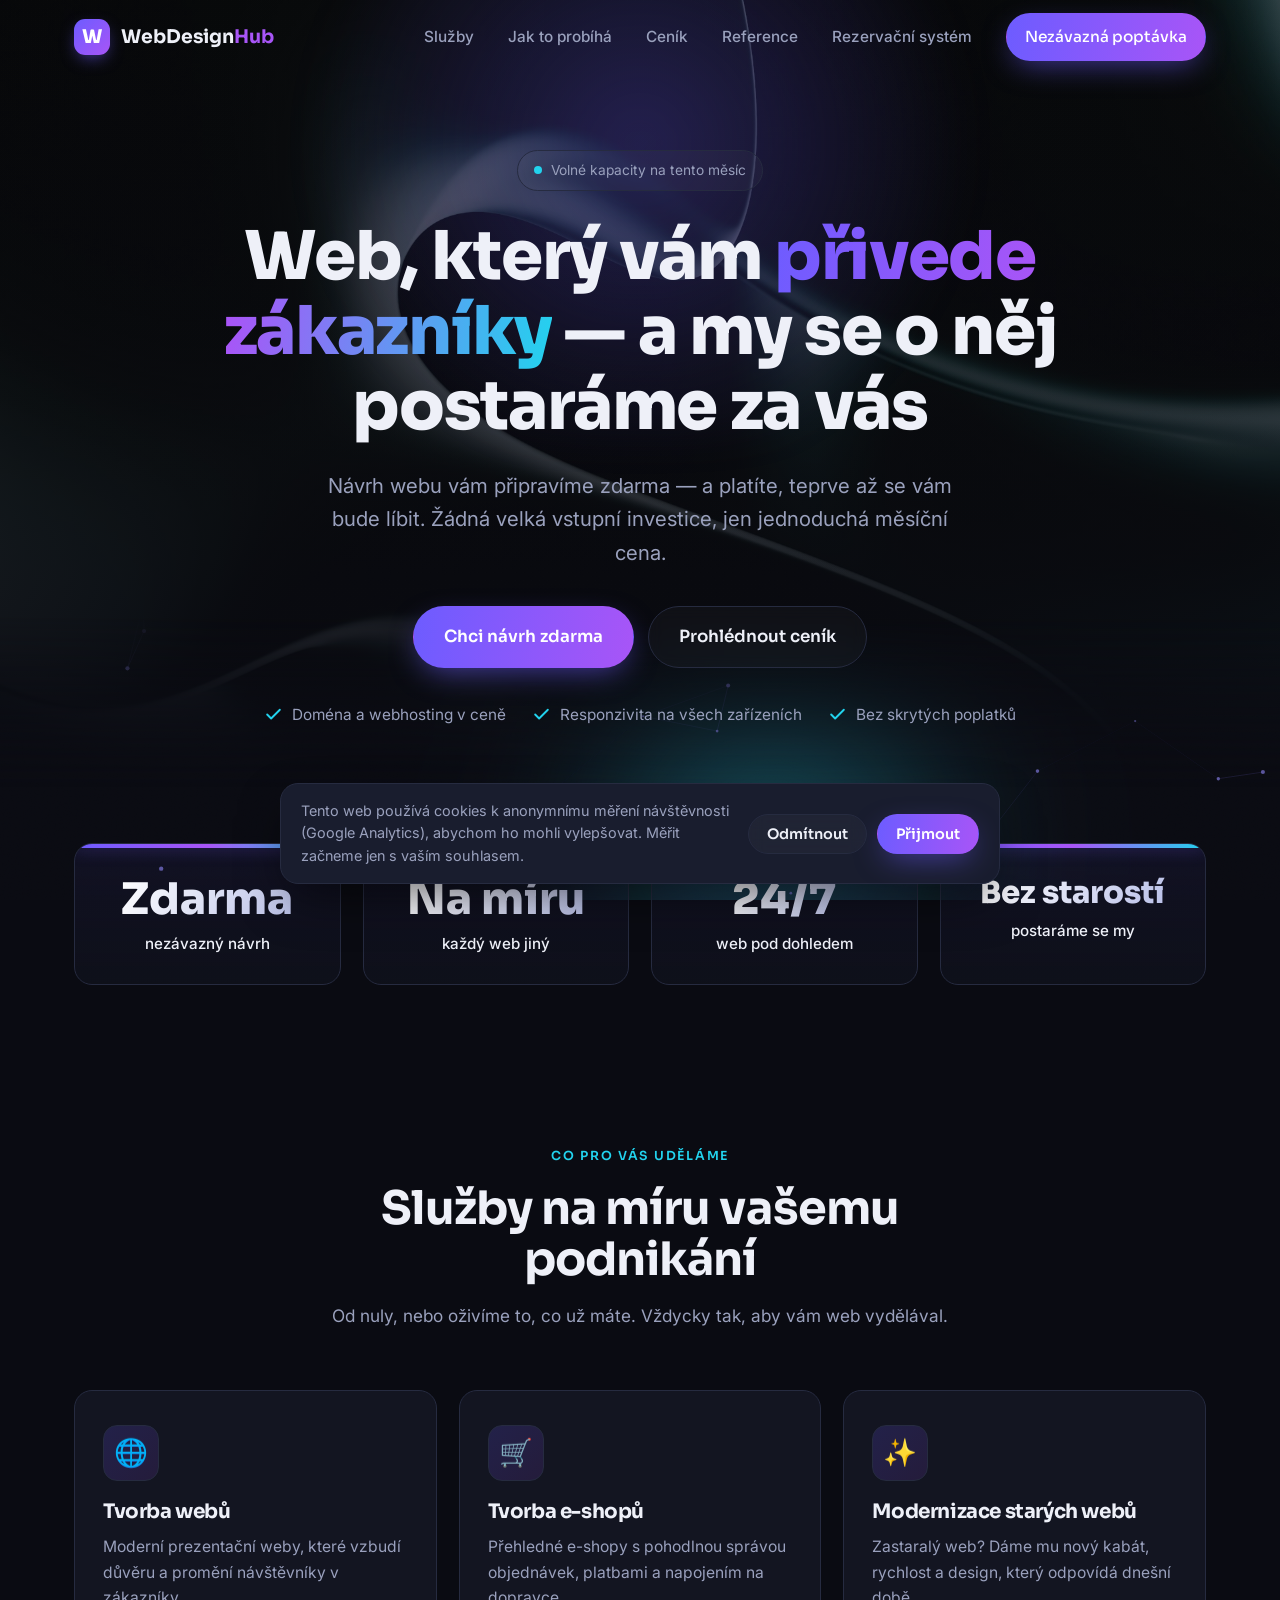
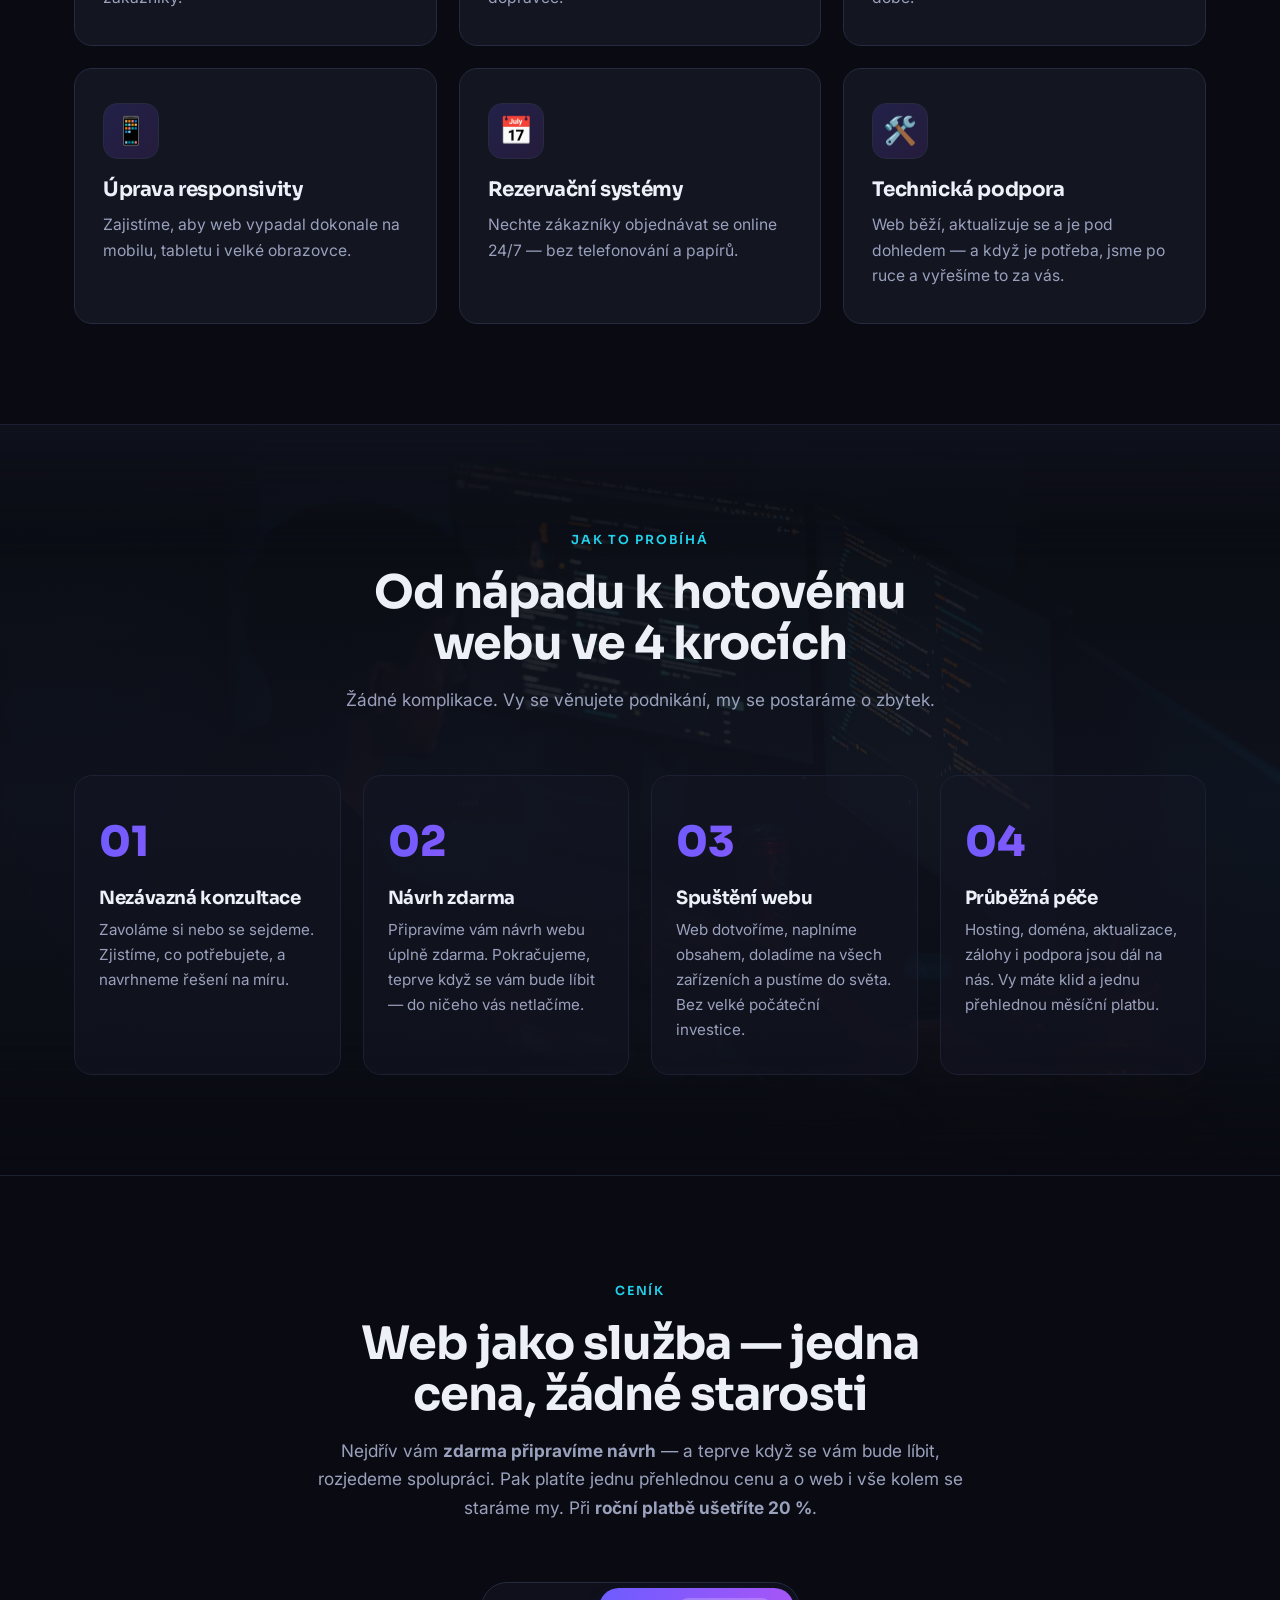
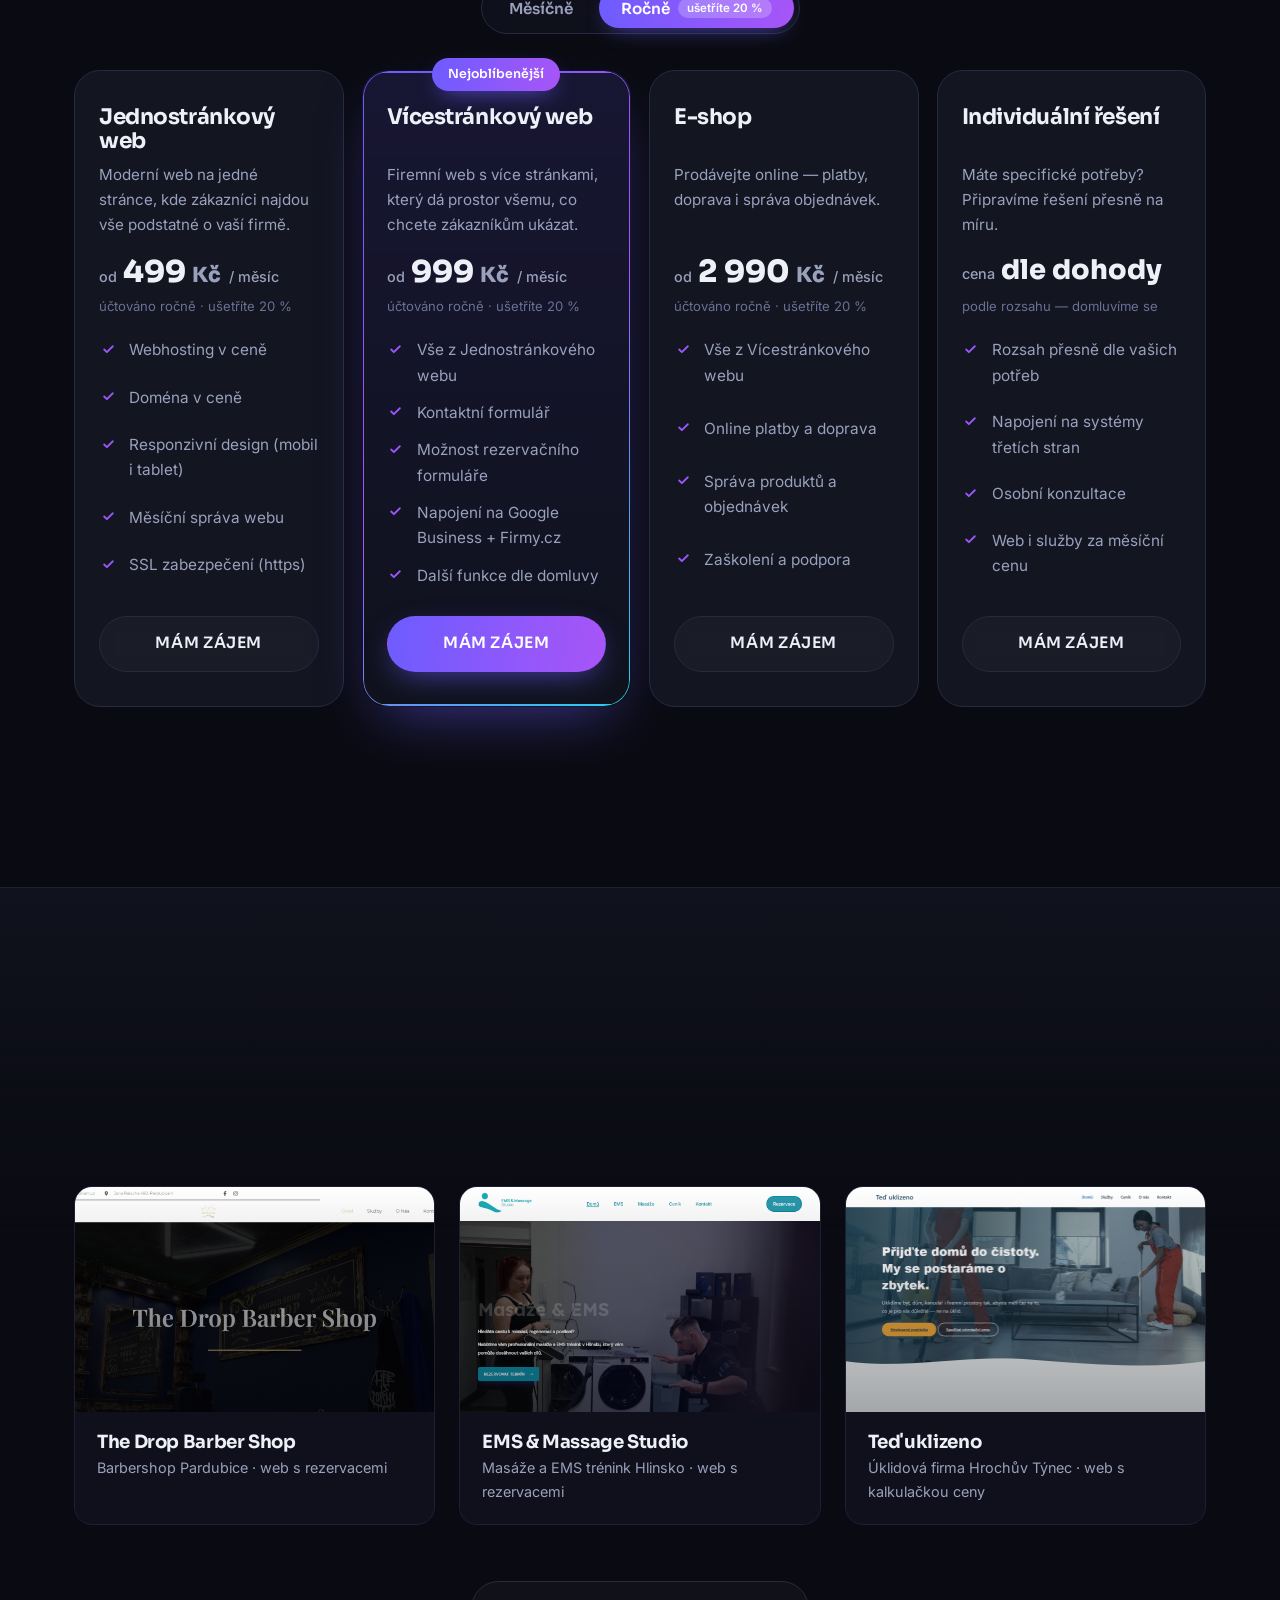
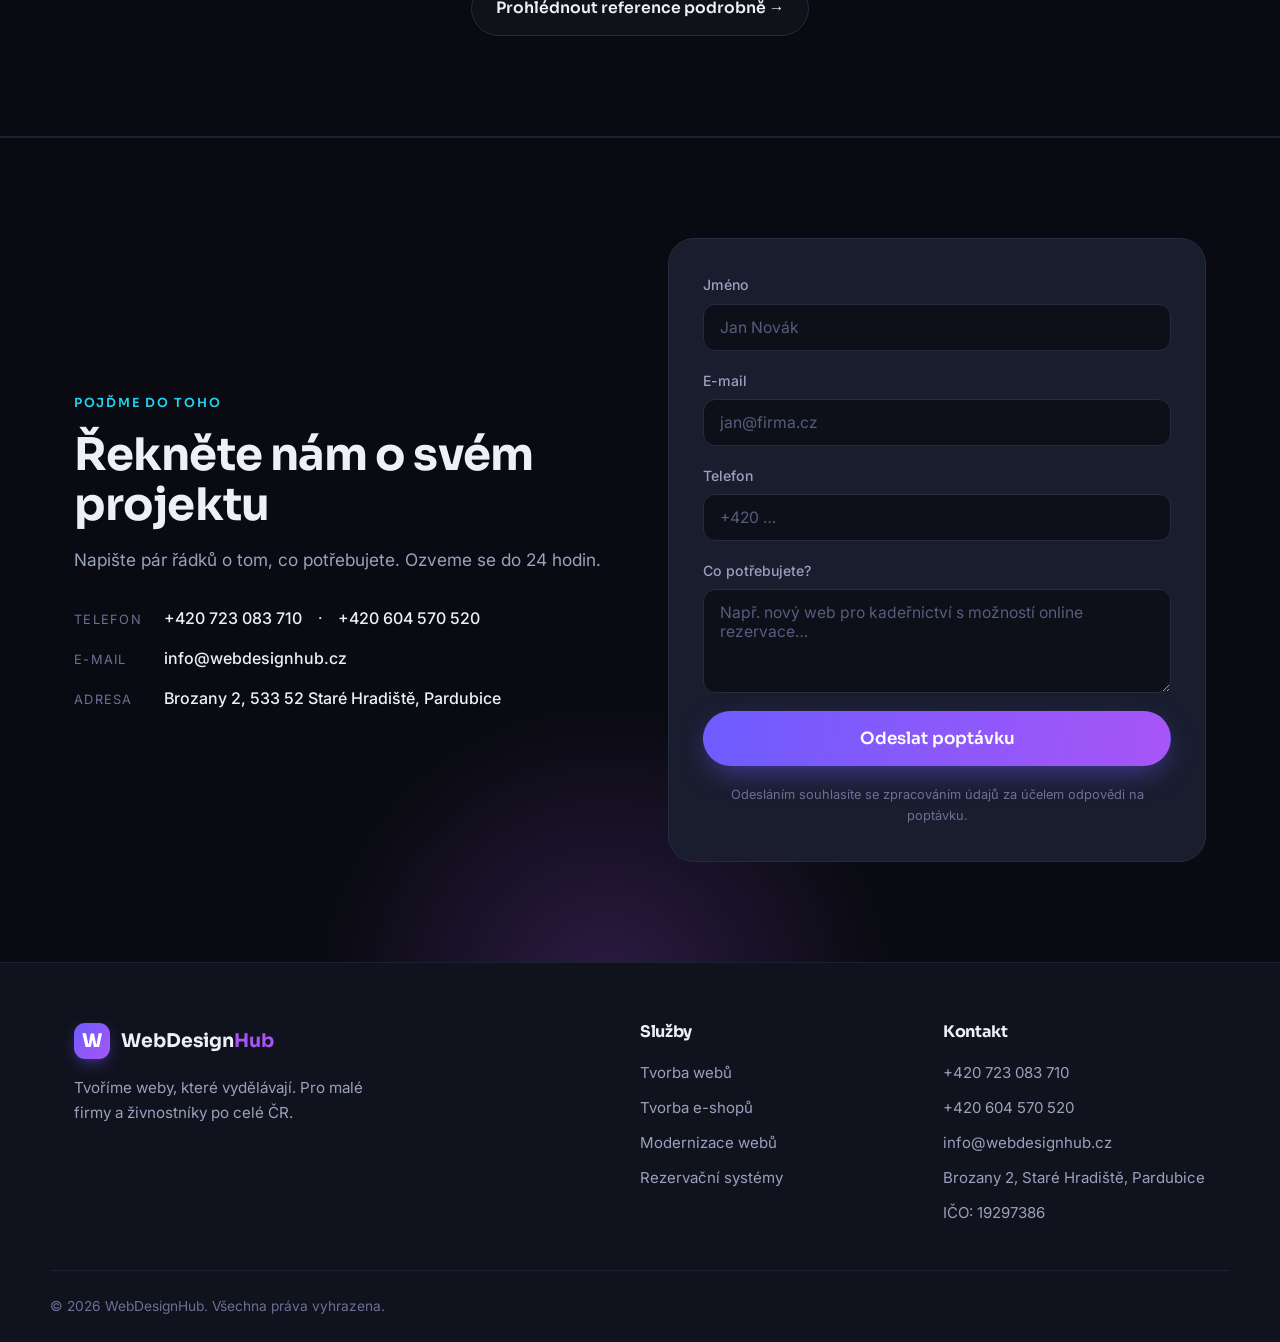
<file: index.html>
<!DOCTYPE html>
<html lang="cs">
<head>
  <meta charset="UTF-8" />
  <meta name="viewport" content="width=device-width, initial-scale=1.0" />

  <!-- Google Consent Mode v2 (výchozí: odmítnuto) + GA4 -->
  <script>
    window.dataLayer = window.dataLayer || [];
    function gtag(){dataLayer.push(arguments);}
    gtag('consent', 'default', {
      'ad_storage': 'denied',
      'ad_user_data': 'denied',
      'ad_personalization': 'denied',
      'analytics_storage': 'denied',
      'wait_for_update': 500
    });
    // obnovit dřívější souhlas z tohoto prohlížeče
    try {
      if (localStorage.getItem('wdh_consent') === 'granted') {
        gtag('consent', 'update', {
          'ad_storage': 'granted', 'ad_user_data': 'granted',
          'ad_personalization': 'granted', 'analytics_storage': 'granted'
        });
      }
    } catch (e) {}
  </script>
  <script async src="https://www.googletagmanager.com/gtag/js?id=G-8NW5BPCKP9"></script>
  <script>
    gtag('js', new Date());
    gtag('config', 'G-8NW5BPCKP9');
  </script>

  <title>WebDesignHub — Weby, které přivádějí zákazníky | Tvorba webů Pardubice</title>
  <meta name="description" content="Weby a e-shopy pro malé firmy a živnostníky jako služba — hosting, správa i podpora za pevnou měsíční cenu. Nezávazný návrh zdarma. Už od 499 Kč/měsíc." />
  <link rel="canonical" href="https://webdesignhub.cz/" />
  <meta name="robots" content="index, follow, max-image-preview:large, max-snippet:-1" />
  <meta name="author" content="WebDesignHub" />
  <meta name="theme-color" content="#6d5cff" />

  <!-- Open Graph (Facebook, Messenger, LinkedIn…) -->
  <meta property="og:type" content="website" />
  <meta property="og:locale" content="cs_CZ" />
  <meta property="og:site_name" content="WebDesignHub" />
  <meta property="og:title" content="WebDesignHub — Weby, které přivádějí zákazníky" />
  <meta property="og:description" content="Weby a e-shopy pro malé firmy a živnostníky jako služba — hosting, správa i podpora za pevnou měsíční cenu. Nezávazný návrh zdarma. Už od 499 Kč/měsíc." />
  <meta property="og:url" content="https://webdesignhub.cz/" />
  <meta property="og:image" content="https://webdesignhub.cz/og-image.jpg" />
  <meta property="og:image:width" content="1200" />
  <meta property="og:image:height" content="630" />
  <meta property="og:image:alt" content="WebDesignHub — tvorba webů a e-shopů" />

  <!-- Twitter/X card -->
  <meta name="twitter:card" content="summary_large_image" />
  <meta name="twitter:title" content="WebDesignHub — Weby, které přivádějí zákazníky" />
  <meta name="twitter:description" content="Weby a e-shopy pro malé firmy a živnostníky jako služba. Nezávazný návrh zdarma. Už od 499 Kč/měsíc." />
  <meta name="twitter:image" content="https://webdesignhub.cz/og-image.jpg" />

  <!-- Geo -->
  <meta name="geo.region" content="CZ-53" />
  <meta name="geo.placename" content="Staré Hradiště, Pardubice" />
  <meta name="geo.position" content="50.0797;15.7906" />
  <meta name="ICBM" content="50.0797, 15.7906" />

  <link rel="icon" href="favicon.ico" sizes="any" />
  <link rel="icon" href="favicon.svg" type="image/svg+xml" />
  <link rel="icon" type="image/png" sizes="48x48" href="favicon-48.png" />
  <link rel="icon" type="image/png" sizes="96x96" href="favicon-96.png" />
  <link rel="apple-touch-icon" href="apple-touch-icon.png" />
  <link rel="preconnect" href="https://fonts.googleapis.com" />
  <link rel="preconnect" href="https://fonts.gstatic.com" crossorigin />
  <link href="https://fonts.googleapis.com/css2?family=Sora:wght@400;500;600;700;800&family=Inter:wght@400;500;600&display=swap" rel="stylesheet" />
  <link rel="stylesheet" href="assets/style.css?v=auto" />

  <!-- Strukturovaná data: lokální firma (Google rich results / lokální SEO) -->
  <script type="application/ld+json">
  {
    "@context": "https://schema.org",
    "@type": "ProfessionalService",
    "@id": "https://webdesignhub.cz/#organization",
    "name": "WebDesignHub",
    "url": "https://webdesignhub.cz/",
    "image": "https://webdesignhub.cz/og-image.jpg",
    "logo": "https://webdesignhub.cz/apple-touch-icon.png",
    "description": "Tvorba webů a e-shopů pro malé firmy a živnostníky jako služba — hosting, správa i podpora za pevnou měsíční cenu. Nezávazný návrh zdarma, už od 499 Kč/měsíc.",
    "telephone": "+420723083710",
    "email": "info@webdesignhub.cz",
    "priceRange": "od 499 Kč/měsíc",
    "currenciesAccepted": "CZK",
    "address": {
      "@type": "PostalAddress",
      "streetAddress": "Brozany 2",
      "addressLocality": "Staré Hradiště",
      "postalCode": "533 52",
      "addressRegion": "Pardubický kraj",
      "addressCountry": "CZ"
    },
    "geo": {
      "@type": "GeoCoordinates",
      "latitude": 50.0797,
      "longitude": 15.7906
    },
    "areaServed": {
      "@type": "Country",
      "name": "Česká republika"
    },
    "sameAs": [
      "https://www.instagram.com/webdesignhub.cz/",
      "https://www.facebook.com/profile.php?id=100093516031853"
    ],
    "identifier": {
      "@type": "PropertyValue",
      "name": "IČO",
      "value": "19297386"
    },
    "hasOfferCatalog": {
      "@type": "OfferCatalog",
      "name": "Služby WebDesignHub",
      "itemListElement": [
        { "@type": "Offer", "itemOffered": { "@type": "Service", "name": "Tvorba webů" } },
        { "@type": "Offer", "itemOffered": { "@type": "Service", "name": "Tvorba e-shopů" } },
        { "@type": "Offer", "itemOffered": { "@type": "Service", "name": "Modernizace starých webů" } },
        { "@type": "Offer", "itemOffered": { "@type": "Service", "name": "Rezervační systémy" } },
        { "@type": "Offer", "itemOffered": { "@type": "Service", "name": "Technická podpora webů" } }
      ]
    }
  }
  </script>
</head>
<body>

  <!-- ===== Animated background ===== -->
  <div class="bg" aria-hidden="true">
    <div class="bg__grid"></div>
    <div class="bg__aurora bg__aurora--1"></div>
    <div class="bg__aurora bg__aurora--2"></div>
    <div class="bg__aurora bg__aurora--3"></div>
    <canvas class="bg__canvas" id="fx"></canvas>
    <div class="bg__noise"></div>
    <div class="bg__spot" id="spot"></div>
  </div>

  <!-- ===== Navigation ===== -->
  <header class="nav" id="nav">
    <div class="container nav__inner">
      <a href="#top" class="brand">
        <span class="brand__mark">W</span>
        <span class="brand__text">WebDesign<strong>Hub</strong></span>
      </a>
      <nav class="nav__links" id="navLinks">
        <a href="#sluzby">Služby</a>
        <a href="#proces">Jak to probíhá</a>
        <a href="#cenik">Ceník</a>
        <a href="reference.html">Reference</a>
        <a href="rezervace.html">Rezervační systém</a>
        <a href="#kontakt" class="btn btn--sm btn--primary">Nezávazná poptávka</a>
      </nav>
      <button class="nav__toggle" id="navToggle" aria-label="Menu">
        <span></span><span></span><span></span>
      </button>
    </div>
  </header>

  <!-- ===== Hero ===== -->
  <section class="hero" id="top">
    <div class="hero__photo" aria-hidden="true"></div>
    <div class="hero__glow"></div>
    <div class="container hero__inner">
      <div class="hero__badge reveal">
        <span class="dot"></span> Volné kapacity na tento měsíc
      </div>
      <h1 class="hero__title reveal">
        Web, který vám <span class="grad">přivede zákazníky</span> — a my se o něj postaráme za vás
      </h1>
      <p class="hero__lead reveal">
        Návrh webu vám připravíme zdarma — a platíte, teprve až se vám bude líbit.
        Žádná velká vstupní investice, jen jednoduchá měsíční cena.
      </p>
      <div class="hero__cta reveal">
        <a href="#kontakt" class="btn btn--primary btn--lg">Chci návrh zdarma</a>
        <a href="#cenik" class="btn btn--ghost btn--lg">Prohlédnout ceník</a>
      </div>
      <ul class="hero__points reveal">
        <li><svg viewBox="0 0 24 24"><path d="M20 6 9 17l-5-5"/></svg> Doména a webhosting v ceně</li>
        <li><svg viewBox="0 0 24 24"><path d="M20 6 9 17l-5-5"/></svg> Responzivita na všech zařízeních</li>
        <li><svg viewBox="0 0 24 24"><path d="M20 6 9 17l-5-5"/></svg> Bez skrytých poplatků</li>
      </ul>
    </div>
  </section>

  <!-- ===== Stats ===== -->
  <section class="stats">
    <div class="container stats__grid">
      <div class="stat reveal"><span class="stat__num">Zdarma</span><p>nezávazný návrh</p></div>
      <div class="stat reveal"><span class="stat__num">Na míru</span><p>každý web jiný</p></div>
      <div class="stat reveal"><span class="stat__num">24/7</span><p>web pod dohledem</p></div>
      <div class="stat reveal"><span class="stat__num stat__num--word">Bez starostí</span><p>postaráme se my</p></div>
    </div>
  </section>

  <!-- ===== Services ===== -->
  <section class="section" id="sluzby">
    <div class="container">
      <div class="section__head reveal">
        <span class="eyebrow">Co pro vás uděláme</span>
        <h2>Služby na míru vašemu podnikání</h2>
        <p class="section__sub">Od nuly, nebo oživíme to, co už máte. Vždycky tak, aby vám web vydělával.</p>
      </div>
      <div class="cards">
        <article class="card reveal">
          <div class="card__icon">🌐</div>
          <h3>Tvorba webů</h3>
          <p>Moderní prezentační weby, které vzbudí důvěru a promění návštěvníky v zákazníky.</p>
        </article>
        <article class="card reveal">
          <div class="card__icon">🛒</div>
          <h3>Tvorba e-shopů</h3>
          <p>Přehledné e-shopy s pohodlnou správou objednávek, platbami a napojením na dopravce.</p>
        </article>
        <article class="card reveal">
          <div class="card__icon">✨</div>
          <h3>Modernizace starých webů</h3>
          <p>Zastaralý web? Dáme mu nový kabát, rychlost a design, který odpovídá dnešní době.</p>
        </article>
        <article class="card reveal">
          <div class="card__icon">📱</div>
          <h3>Úprava responsivity</h3>
          <p>Zajistíme, aby web vypadal dokonale na mobilu, tabletu i velké obrazovce.</p>
        </article>
        <article class="card reveal">
          <div class="card__icon">📅</div>
          <h3>Rezervační systémy</h3>
          <p>Nechte zákazníky objednávat se online 24/7 — bez telefonování a papírů.</p>
        </article>
        <article class="card reveal">
          <div class="card__icon">🛠️</div>
          <h3>Technická podpora</h3>
          <p>Web běží, aktualizuje se a je pod dohledem — a když je potřeba, jsme po ruce a vyřešíme to za vás.</p>
        </article>
      </div>
    </div>
  </section>

  <!-- ===== Process ===== -->
  <section class="section section--alt" id="proces">
    <div class="container">
      <div class="section__head reveal">
        <span class="eyebrow">Jak to probíhá</span>
        <h2>Od nápadu k hotovému webu ve 4 krocích</h2>
        <p class="section__sub">Žádné komplikace. Vy se věnujete podnikání, my se postaráme o zbytek.</p>
      </div>
      <div class="steps">
        <div class="step reveal"><span class="step__n">01</span><h3>Nezávazná konzultace</h3><p>Zavoláme si nebo se sejdeme. Zjistíme, co potřebujete, a navrhneme řešení na míru.</p></div>
        <div class="step reveal"><span class="step__n">02</span><h3>Návrh zdarma</h3><p>Připravíme vám návrh webu úplně zdarma. Pokračujeme, teprve když se vám bude líbit — do ničeho vás netlačíme.</p></div>
        <div class="step reveal"><span class="step__n">03</span><h3>Spuštění webu</h3><p>Web dotvoříme, naplníme obsahem, doladíme na všech zařízeních a pustíme do světa. Bez velké počáteční investice.</p></div>
        <div class="step reveal"><span class="step__n">04</span><h3>Průběžná péče</h3><p>Hosting, doména, aktualizace, zálohy i podpora jsou dál na nás. Vy máte klid a jednu přehlednou měsíční platbu.</p></div>
      </div>
    </div>
  </section>

  <!-- ===== Pricing ===== -->
  <section class="section" id="cenik">
    <div class="container">
      <div class="section__head reveal">
        <span class="eyebrow">Ceník</span>
        <h2>Web jako služba — jedna cena, žádné starosti</h2>
        <p class="section__sub">Nejdřív vám <strong>zdarma připravíme návrh</strong> — a teprve když se vám bude líbit, rozjedeme spolupráci. Pak platíte jednu přehlednou cenu a o web i vše kolem se staráme my. Při <strong>roční platbě ušetříte 20 %</strong>.</p>
      </div>

      <div class="billing reveal">
        <div class="billing__toggle" id="billingToggle" role="group" aria-label="Způsob platby">
          <button type="button" class="billing__opt" data-bill="m">Měsíčně</button>
          <button type="button" class="billing__opt is-active" data-bill="a">Ročně <span class="billing__save">ušetříte 20 %</span></button>
        </div>
      </div>

      <div class="pricing">
        <article class="plan reveal">
          <h3 class="plan__name">Jednostránkový web</h3>
          <p class="plan__desc">Moderní web na jedné stránce, kde zákazníci najdou vše podstatné o vaší firmě.</p>
          <div class="plan__price">
            <span class="plan__from">od</span>
            <span class="plan__amt" data-m="625" data-a="499">499</span>
            <span class="plan__cur">Kč</span>
            <span class="plan__per">/ měsíc</span>
          </div>
          <p class="plan__bill" data-m="účtováno měsíčně" data-a="účtováno ročně · ušetříte 20 %">účtováno ročně · ušetříte 20 %</p>
          <ul class="plan__list">
            <li>Webhosting v ceně</li>
            <li>Doména v ceně</li>
            <li>Responzivní design (mobil i tablet)</li>
            <li>Měsíční správa webu</li>
            <li>SSL zabezpečení (https)</li>
          </ul>
          <a href="#kontakt" class="btn btn--ghost btn--block">Mám zájem</a>
        </article>

        <article class="plan plan--featured reveal">
          <span class="plan__tag">Nejoblíbenější</span>
          <h3 class="plan__name">Vícestránkový web</h3>
          <p class="plan__desc">Firemní web s více stránkami, který dá prostor všemu, co chcete zákazníkům ukázat.</p>
          <div class="plan__price">
            <span class="plan__from">od</span>
            <span class="plan__amt" data-m="1 250" data-a="999">999</span>
            <span class="plan__cur">Kč</span>
            <span class="plan__per">/ měsíc</span>
          </div>
          <p class="plan__bill" data-m="účtováno měsíčně" data-a="účtováno ročně · ušetříte 20 %">účtováno ročně · ušetříte 20 %</p>
          <ul class="plan__list">
            <li>Vše z Jednostránkového webu</li>
            <li>Kontaktní formulář</li>
            <li>Možnost rezervačního formuláře</li>
            <li>Napojení na Google Business + Firmy.cz</li>
            <li>Další funkce dle domluvy</li>
          </ul>
          <a href="#kontakt" class="btn btn--primary btn--block">Mám zájem</a>
        </article>

        <article class="plan reveal">
          <h3 class="plan__name">E-shop</h3>
          <p class="plan__desc">Prodávejte online — platby, doprava i správa objednávek.</p>
          <div class="plan__price">
            <span class="plan__from">od</span>
            <span class="plan__amt" data-m="3 750" data-a="2 990">2 990</span>
            <span class="plan__cur">Kč</span>
            <span class="plan__per">/ měsíc</span>
          </div>
          <p class="plan__bill" data-m="účtováno měsíčně" data-a="účtováno ročně · ušetříte 20 %">účtováno ročně · ušetříte 20 %</p>
          <ul class="plan__list">
            <li>Vše z Vícestránkového webu</li>
            <li>Online platby a doprava</li>
            <li>Správa produktů a objednávek</li>
            <li>Zaškolení a podpora</li>
          </ul>
          <a href="#kontakt" class="btn btn--ghost btn--block">Mám zájem</a>
        </article>

        <article class="plan reveal">
          <h3 class="plan__name">Individuální řešení</h3>
          <p class="plan__desc">Máte specifické potřeby? Připravíme řešení přesně na míru.</p>
          <div class="plan__price plan__price--custom"><span class="plan__from">cena</span> dle dohody</div>
          <p class="plan__bill">podle rozsahu — domluvíme se</p>
          <ul class="plan__list">
            <li>Rozsah přesně dle vašich potřeb</li>
            <li>Napojení na systémy třetích stran</li>
            <li>Osobní konzultace</li>
            <li>Web i služby za měsíční cenu</li>
          </ul>
          <a href="#kontakt" class="btn btn--ghost btn--block">Mám zájem</a>
        </article>
      </div>

      <p class="pricing__note reveal">💡 <strong>Žádné starosti navíc</strong> — hosting, doménu, SSL, aktualizace i zálohy máte v ceně a staráme se o ně my. Chcete web raději vlastnit jednorázově? <a href="#kontakt">Ozvěte se</a> a připravíme nabídku na míru.</p>
    </div>
  </section>

  <!-- ===== References ===== -->
  <section class="section section--alt" id="reference">
    <div class="container">
      <div class="section__head reveal">
        <span class="eyebrow">Reference</span>
        <h2>Weby, na které jsme hrdí</h2>
        <p class="section__sub">Každý projekt je jiný. Spojuje je spokojený klient a web, který funguje.</p>
      </div>
      <div class="refs">
        <a class="ref reveal" href="https://thedropbs.cz" target="_blank" rel="noopener">
          <div class="ref__thumb"><img src="assets/img/ref-thedrop.png" alt="The Drop Barber Shop – náhled webu" loading="lazy" /></div>
          <div class="ref__body"><h3>The Drop Barber Shop</h3><p>Barbershop Pardubice · web s rezervacemi</p></div>
        </a>
        <a class="ref reveal" href="https://ems-masaze-hlinsko.cz" target="_blank" rel="noopener">
          <div class="ref__thumb"><img src="assets/img/ref-ems.png" alt="EMS &amp; Massage Studio Hlinsko – náhled webu" loading="lazy" /></div>
          <div class="ref__body"><h3>EMS &amp; Massage Studio</h3><p>Masáže a EMS trénink Hlinsko · web s rezervacemi</p></div>
        </a>
        <a class="ref reveal" href="https://teduklizeno.cz" target="_blank" rel="noopener">
          <div class="ref__thumb"><img src="assets/img/ref-teduklizeno.png" alt="Teď uklizeno – náhled webu" loading="lazy" /></div>
          <div class="ref__body"><h3>Teď uklizeno</h3><p>Úklidová firma Hrochův Týnec · web s kalkulačkou ceny</p></div>
        </a>
      </div>
      <div class="refs-cta reveal"><a href="reference.html" class="btn btn--ghost">Prohlédnout reference podrobně →</a></div>
    </div>
  </section>

  <!-- ===== Contact / CTA ===== -->
  <section class="cta" id="kontakt">
    <div class="cta__glow"></div>
    <div class="container cta__inner">
      <div class="cta__text reveal">
        <span class="eyebrow">Pojďme do toho</span>
        <h2>Řekněte nám o svém projektu</h2>
        <p>Napište pár řádků o tom, co potřebujete. Ozveme se do 24 hodin.</p>
        <ul class="contact">
          <li><span>Telefon</span><a href="tel:+420723083710">+420 723 083 710</a> · <a href="tel:+420604570520">+420 604 570 520</a></li>
          <li><span>E-mail</span><a href="mailto:info@webdesignhub.cz">info@webdesignhub.cz</a></li>
          <li><span>Adresa</span><a>Brozany 2, 533 52 Staré Hradiště, Pardubice</a></li>
        </ul>
      </div>
      <form class="form reveal" id="poptavka" novalidate>
        <input type="hidden" name="access_key" value="7fbe71dc-7d8c-4387-b674-94c24d8f2ee4" />
        <input type="hidden" name="subject" value="Nová poptávka z webu WebDesignHub" />
        <input type="hidden" name="from_name" value="WebDesignHub — web" />
        <input type="checkbox" name="botcheck" tabindex="-1" autocomplete="off" aria-hidden="true" style="position:absolute;left:-9999px" />
        <div class="field">
          <label for="jmeno">Jméno</label>
          <input id="jmeno" name="jmeno" type="text" placeholder="Jan Novák" required />
        </div>
        <div class="field">
          <label for="email">E-mail</label>
          <input id="email" name="email" type="email" placeholder="jan@firma.cz" required />
        </div>
        <div class="field">
          <label for="telefon">Telefon</label>
          <input id="telefon" name="telefon" type="tel" placeholder="+420 …" />
        </div>
        <div class="field">
          <label for="zprava">Co potřebujete?</label>
          <textarea id="zprava" name="zprava" rows="4" placeholder="Např. nový web pro kadeřnictví s možností online rezervace…" required></textarea>
        </div>
        <button type="submit" class="btn btn--primary btn--block btn--lg">Odeslat poptávku</button>
        <p class="form__note">Odesláním souhlasíte se zpracováním údajů za účelem odpovědi na poptávku.</p>
        <p class="form__ok" id="formOk" hidden>Díky! Zpráva odešla — ozveme se do 24 hodin. 🎉</p>
        <p class="form__err" id="formErr" hidden style="color:#ff6b6b">Zprávu se nepodařilo odeslat. Zkuste to prosím znovu, nebo nám napište přímo na e-mail.</p>
      </form>
    </div>
  </section>

  <!-- ===== Footer ===== -->
  <footer class="footer">
    <div class="container footer__inner">
      <div class="footer__brand">
        <a href="#top" class="brand"><span class="brand__mark">W</span><span class="brand__text">WebDesign<strong>Hub</strong></span></a>
        <p>Tvoříme weby, které vydělávají. Pro malé firmy a živnostníky po celé ČR.</p>
      </div>
      <div class="footer__col">
        <h4>Služby</h4>
        <a href="#sluzby">Tvorba webů</a>
        <a href="#sluzby">Tvorba e-shopů</a>
        <a href="#sluzby">Modernizace webů</a>
        <a href="rezervace.html">Rezervační systémy</a>
      </div>
      <div class="footer__col">
        <h4>Kontakt</h4>
        <a href="tel:+420723083710">+420 723 083 710</a>
        <a href="tel:+420604570520">+420 604 570 520</a>
        <a href="mailto:info@webdesignhub.cz">info@webdesignhub.cz</a>
        <a>Brozany 2, Staré Hradiště, Pardubice</a>
        <a>IČO: 19297386</a>
      </div>
    </div>
    <div class="container footer__bottom">
      <p>© <span id="year">2026</span> WebDesignHub. Všechna práva vyhrazena.</p>
    </div>
  </footer>

  <!-- ===== Cookie lišta (souhlas s měřením) ===== -->
  <div class="cookie" id="cookie" role="dialog" aria-label="Souhlas s cookies" hidden>
    <p class="cookie__text">Tento web používá cookies k anonymnímu měření návštěvnosti (Google Analytics), abychom ho mohli vylepšovat. Měřit začneme jen s vaším souhlasem.</p>
    <div class="cookie__btns">
      <button type="button" class="btn btn--ghost btn--sm" id="cookieDecline">Odmítnout</button>
      <button type="button" class="btn btn--primary btn--sm" id="cookieAccept">Přijmout</button>
    </div>
  </div>

  <script src="assets/main.js?v=auto"></script>
</body>
</html>
</file>
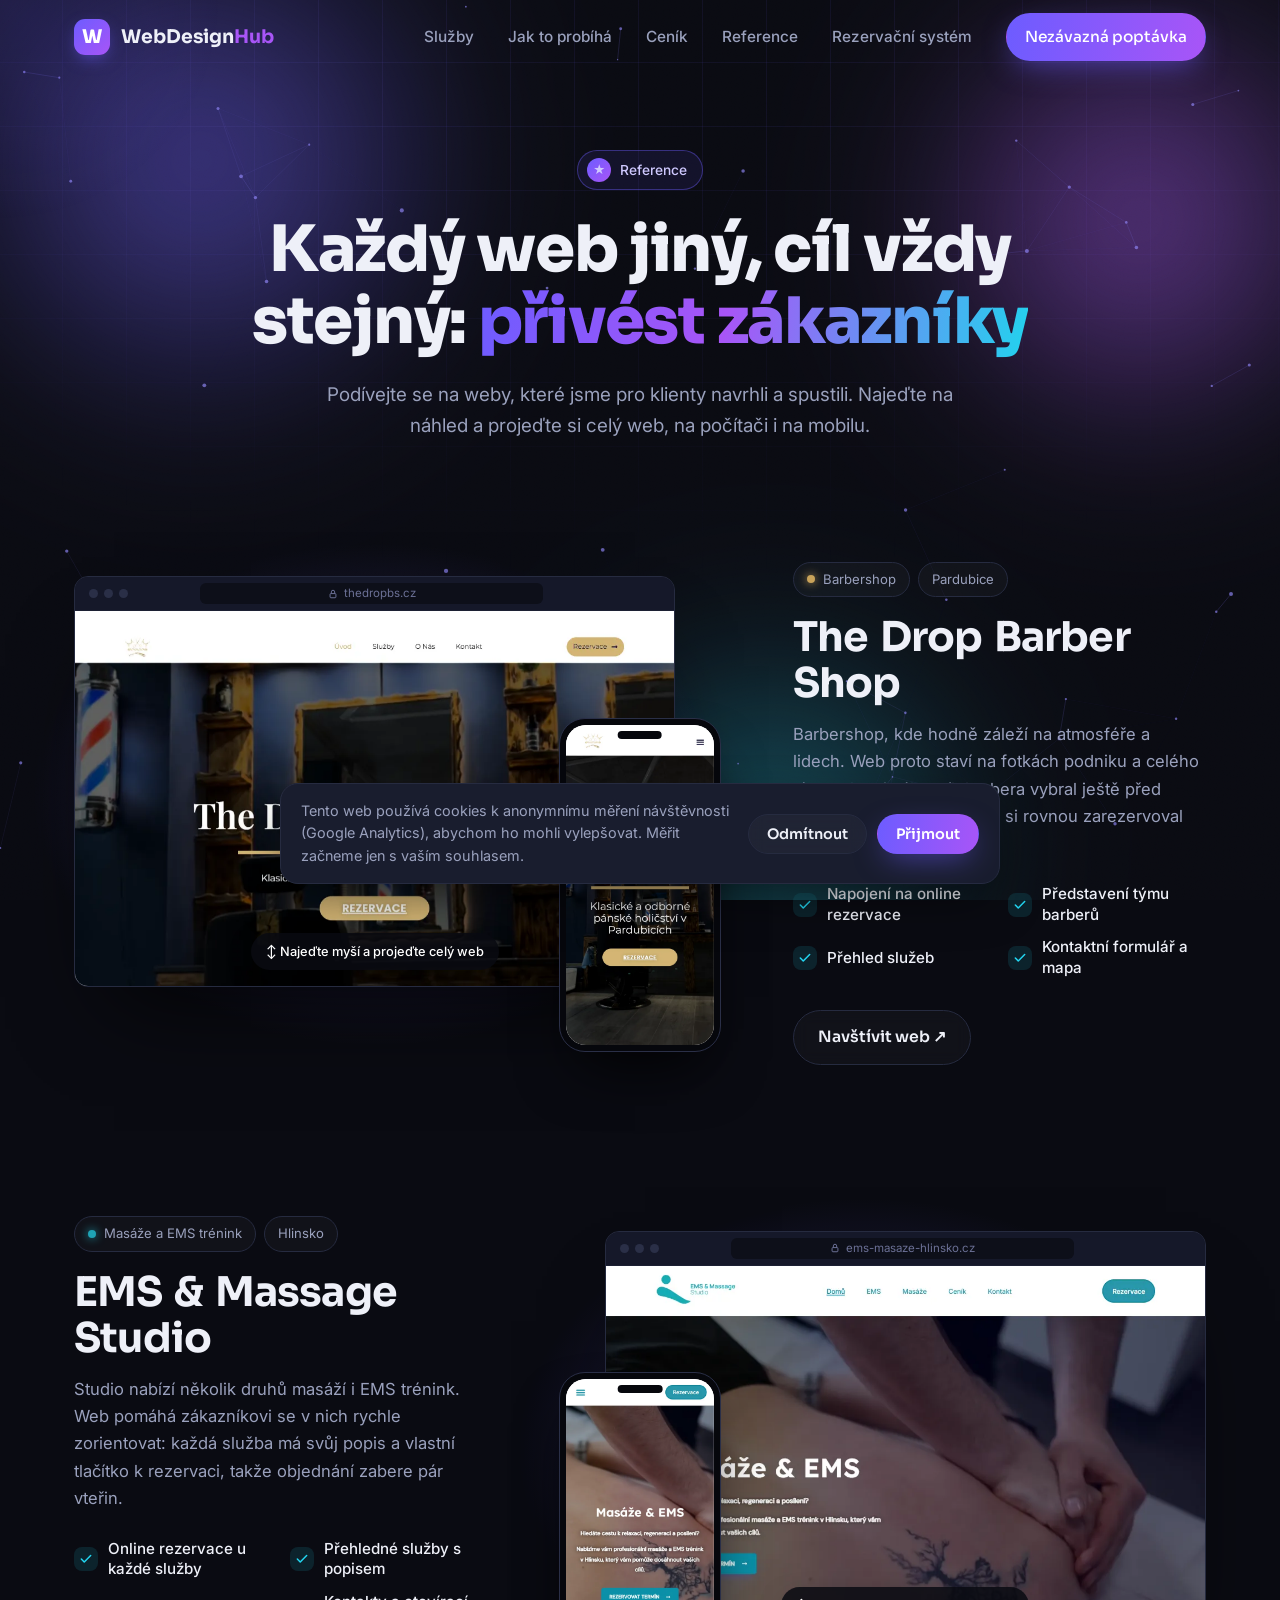
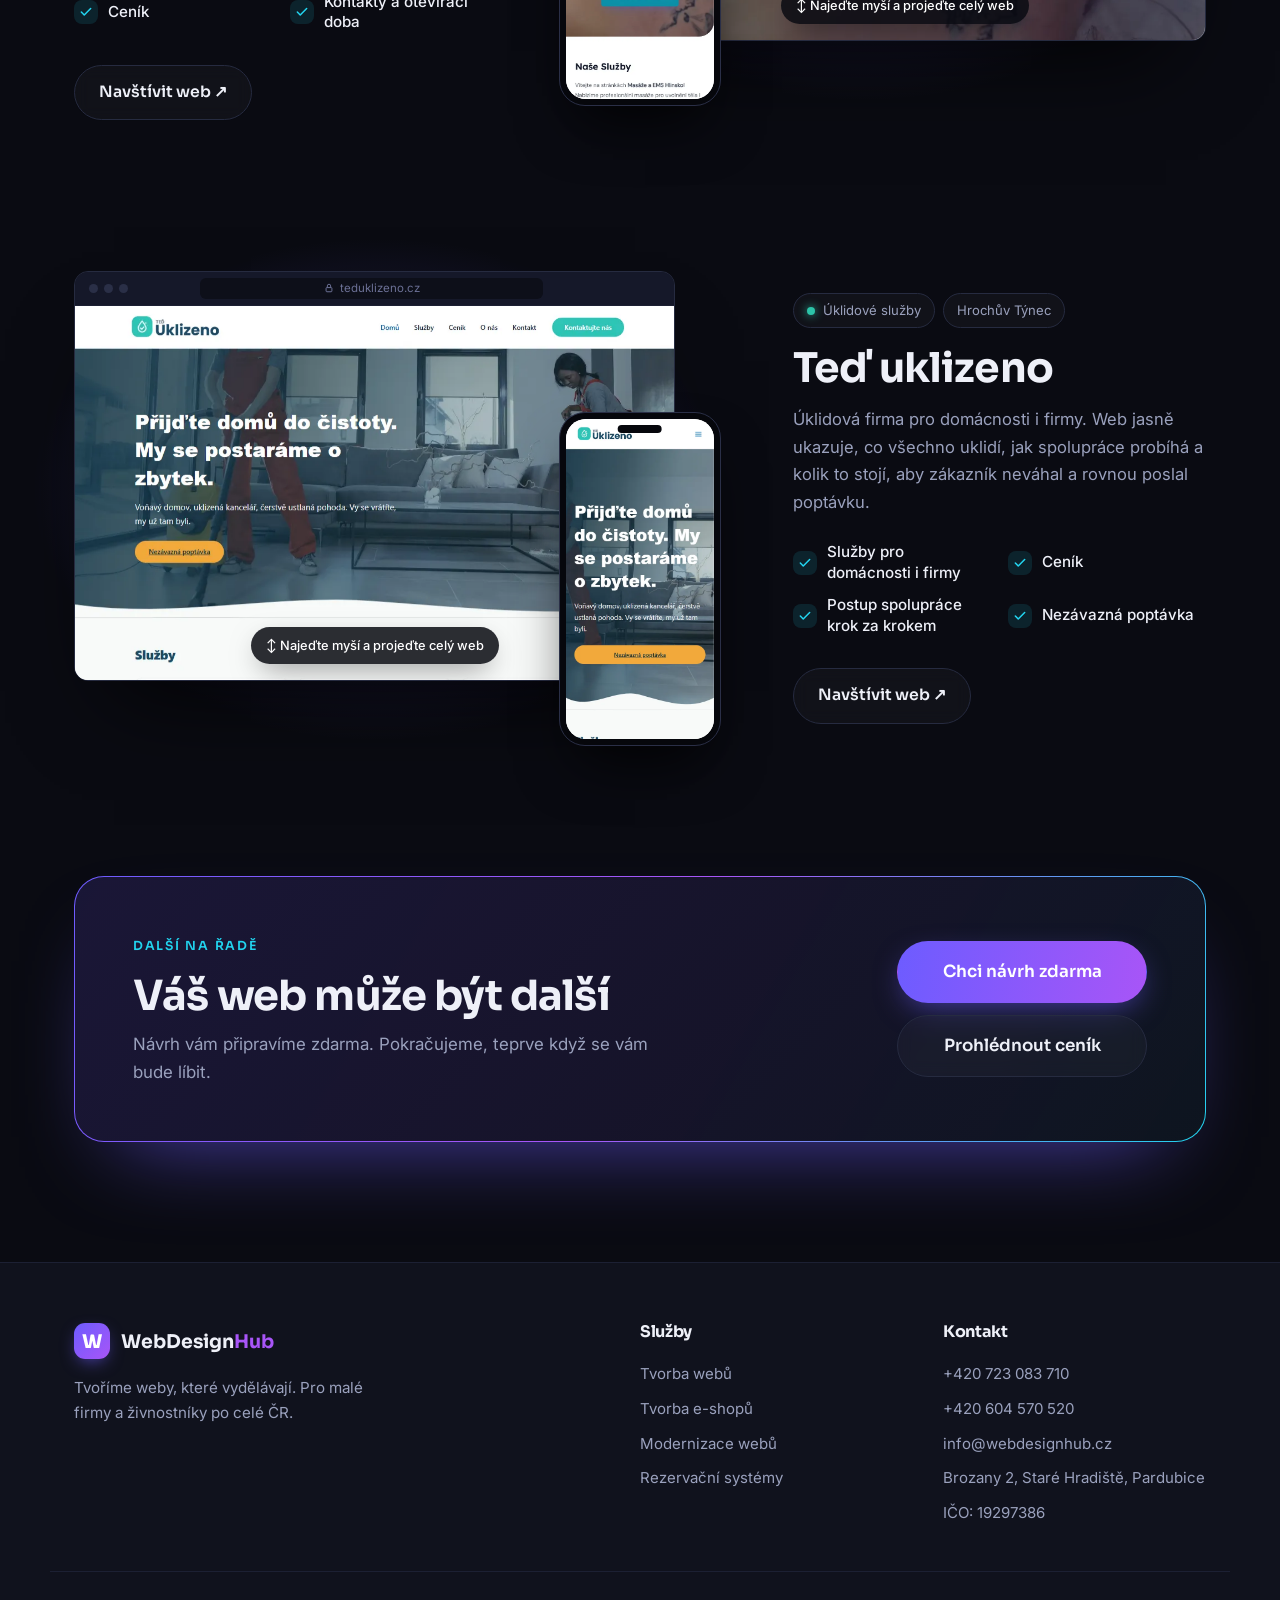
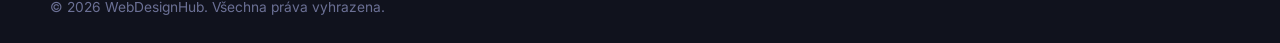
<file: reference.html>
<!DOCTYPE html>
<html lang="cs">
<head>
  <meta charset="UTF-8" />
  <meta name="viewport" content="width=device-width, initial-scale=1.0" />

  <!-- Google Consent Mode v2 (výchozí: odmítnuto) + GA4 -->
  <script>
    window.dataLayer = window.dataLayer || [];
    function gtag(){dataLayer.push(arguments);}
    gtag('consent', 'default', {
      'ad_storage': 'denied',
      'ad_user_data': 'denied',
      'ad_personalization': 'denied',
      'analytics_storage': 'denied',
      'wait_for_update': 500
    });
    // obnovit dřívější souhlas z tohoto prohlížeče
    try {
      if (localStorage.getItem('wdh_consent') === 'granted') {
        gtag('consent', 'update', {
          'ad_storage': 'granted', 'ad_user_data': 'granted',
          'ad_personalization': 'granted', 'analytics_storage': 'granted'
        });
      }
    } catch (e) {}
  </script>
  <script async src="https://www.googletagmanager.com/gtag/js?id=G-8NW5BPCKP9"></script>
  <script>
    gtag('js', new Date());
    gtag('config', 'G-8NW5BPCKP9');
  </script>

  <title>Reference — weby, které jsme vytvořili | WebDesignHub</title>
  <meta name="description" content="Prohlédněte si weby, které jsme navrhli pro naše klienty: barbershop, masážní studio i úklidovou firmu. Projděte si každý web celý a podívejte se, co na něm klientům pomáhá." />
  <link rel="canonical" href="https://webdesignhub.cz/reference.html" />
  <meta name="robots" content="index, follow, max-image-preview:large, max-snippet:-1" />
  <meta name="author" content="WebDesignHub" />
  <meta name="theme-color" content="#6d5cff" />

  <!-- Open Graph -->
  <meta property="og:type" content="website" />
  <meta property="og:locale" content="cs_CZ" />
  <meta property="og:site_name" content="WebDesignHub" />
  <meta property="og:title" content="Reference WebDesignHub — weby, které přivádějí zákazníky" />
  <meta property="og:description" content="Prohlédněte si weby, které jsme navrhli pro naše klienty. Každý web jiný, cíl vždy stejný: přivést zákazníky." />
  <meta property="og:url" content="https://webdesignhub.cz/reference.html" />
  <meta property="og:image" content="https://webdesignhub.cz/og-image.jpg" />
  <meta property="og:image:width" content="1200" />
  <meta property="og:image:height" content="630" />
  <meta property="og:image:alt" content="WebDesignHub — reference" />

  <!-- Twitter/X card -->
  <meta name="twitter:card" content="summary_large_image" />
  <meta name="twitter:title" content="Reference WebDesignHub — weby, které přivádějí zákazníky" />
  <meta name="twitter:description" content="Prohlédněte si weby, které jsme navrhli pro naše klienty." />
  <meta name="twitter:image" content="https://webdesignhub.cz/og-image.jpg" />

  <link rel="icon" href="favicon.ico" sizes="any" />
  <link rel="icon" href="favicon.svg" type="image/svg+xml" />
  <link rel="icon" type="image/png" sizes="48x48" href="favicon-48.png" />
  <link rel="icon" type="image/png" sizes="96x96" href="favicon-96.png" />
  <link rel="apple-touch-icon" href="apple-touch-icon.png" />
  <link rel="preconnect" href="https://fonts.googleapis.com" />
  <link rel="preconnect" href="https://fonts.gstatic.com" crossorigin />
  <link href="https://fonts.googleapis.com/css2?family=Sora:wght@400;500;600;700;800&family=Inter:wght@400;500;600&display=swap" rel="stylesheet" />
  <link rel="stylesheet" href="assets/style.css?v=auto" />
  <link rel="stylesheet" href="assets/reference.css?v=auto" />

  <!-- Strukturovaná data: drobečky -->
  <script type="application/ld+json">
  {
    "@context": "https://schema.org",
    "@type": "BreadcrumbList",
    "itemListElement": [
      { "@type": "ListItem", "position": 1, "name": "Úvod", "item": "https://webdesignhub.cz/" },
      { "@type": "ListItem", "position": 2, "name": "Reference", "item": "https://webdesignhub.cz/reference.html" }
    ]
  }
  </script>
</head>
<body>

  <!-- ===== Animated background ===== -->
  <div class="bg" aria-hidden="true">
    <div class="bg__grid"></div>
    <div class="bg__aurora bg__aurora--1"></div>
    <div class="bg__aurora bg__aurora--2"></div>
    <div class="bg__aurora bg__aurora--3"></div>
    <canvas class="bg__canvas" id="fx"></canvas>
    <div class="bg__noise"></div>
    <div class="bg__spot" id="spot"></div>
  </div>

  <!-- ===== Navigation ===== -->
  <header class="nav" id="nav">
    <div class="container nav__inner">
      <a href="index.html" class="brand">
        <span class="brand__mark">W</span>
        <span class="brand__text">WebDesign<strong>Hub</strong></span>
      </a>
      <nav class="nav__links" id="navLinks">
        <a href="index.html#sluzby">Služby</a>
        <a href="index.html#proces">Jak to probíhá</a>
        <a href="index.html#cenik">Ceník</a>
        <a href="reference.html" aria-current="page">Reference</a>
        <a href="rezervace.html">Rezervační systém</a>
        <a href="index.html#kontakt" class="btn btn--sm btn--primary">Nezávazná poptávka</a>
      </nav>
      <button class="nav__toggle" id="navToggle" aria-label="Menu">
        <span></span><span></span><span></span>
      </button>
    </div>
  </header>

  <!-- ===== Hero ===== -->
  <section class="rf-hero" id="top">
    <div class="container">
      <span class="rf-badge reveal"><span class="rf-badge__ico">★</span> Reference</span>
      <h1 class="reveal">Každý web jiný, cíl vždy stejný: <span class="grad">přivést zákazníky</span></h1>
      <p class="rf-hero__lead rf-pc-only reveal">
        Podívejte se na weby, které jsme pro klienty navrhli a spustili. Najeďte na náhled
        a projeďte si celý web, na počítači i na mobilu.
      </p>
      <p class="rf-hero__lead rf-touch-only reveal">
        Podívejte se na weby, které jsme pro klienty navrhli a spustili. Stačí scrollovat:
        weby se v náhledu procházejí spolu s vámi a ukážeme vám, co na nich klientům pomáhá.
      </p>
      <div class="rf-cue rf-touch-only reveal" aria-hidden="true"><span class="rf-cue__mouse"></span>Scrollujte</div>
    </div>
  </section>

  <!-- ===== PC (myš): náhled se projede po najetí myší ===== -->
  <div class="container rf-projects rf-pc">

    <article class="rf-project" style="--tone:#c9a35a">
      <div class="rf-device reveal">
        <div class="rf-browser">
          <div class="rf-bar" aria-hidden="true"><span class="rf-bar__dots"><i></i><i></i><i></i></span><span class="rf-url"><svg viewBox="0 0 24 24"><rect x="5" y="11" width="14" height="10" rx="2"/><path d="M8 11V7a4 4 0 0 1 8 0v4"/></svg>thedropbs.cz</span><span class="rf-bar__end"></span></div>
          <div class="rf-screen">
            <img src="assets/img/ref/thedrop-desktop.webp" alt="Web The Drop Barber Shop na počítači" width="1080" height="4016" loading="lazy" />
            <span class="rf-hint">↕ Najeďte myší a projeďte celý web</span>
          </div>
        </div>
        <div class="rf-phone">
          <div class="rf-screen"><img src="assets/img/ref/thedrop-mobile.webp" alt="Web The Drop Barber Shop na mobilu" width="488" height="11610" loading="lazy" /></div>
        </div>
      </div>
      <div class="rf-project__text reveal">
        <div class="rf-meta"><span class="rf-tag"><i></i> Barbershop</span><span class="rf-tag">Pardubice</span></div>
        <h2>The Drop Barber Shop</h2>
        <p class="rf-project__desc">Barbershop, kde hodně záleží na atmosféře a lidech. Web proto staví na fotkách podniku a celého týmu, aby si zákazník barbera vybral ještě před návštěvou a jedním klikem si rovnou zarezervoval termín.</p>
        <ul class="rf-feats">
          <li><svg viewBox="0 0 24 24"><path d="M20 6 9 17l-5-5"/></svg> Napojení na online rezervace</li>
          <li><svg viewBox="0 0 24 24"><path d="M20 6 9 17l-5-5"/></svg> Představení týmu barberů</li>
          <li><svg viewBox="0 0 24 24"><path d="M20 6 9 17l-5-5"/></svg> Přehled služeb</li>
          <li><svg viewBox="0 0 24 24"><path d="M20 6 9 17l-5-5"/></svg> Kontaktní formulář a mapa</li>
        </ul>
        <a href="https://thedropbs.cz" target="_blank" rel="noopener" class="btn btn--ghost">Navštívit web ↗</a>
      </div>
    </article>

    <article class="rf-project rf-project--flip" style="--tone:#1fa3b5">
      <div class="rf-device reveal">
        <div class="rf-browser">
          <div class="rf-bar" aria-hidden="true"><span class="rf-bar__dots"><i></i><i></i><i></i></span><span class="rf-url"><svg viewBox="0 0 24 24"><rect x="5" y="11" width="14" height="10" rx="2"/><path d="M8 11V7a4 4 0 0 1 8 0v4"/></svg>ems-masaze-hlinsko.cz</span><span class="rf-bar__end"></span></div>
          <div class="rf-screen">
            <img src="assets/img/ref/ems-desktop.webp" alt="Web EMS &amp; Massage Studio na počítači" width="1080" height="3689" loading="lazy" />
            <span class="rf-hint">↕ Najeďte myší a projeďte celý web</span>
          </div>
        </div>
        <div class="rf-phone">
          <div class="rf-screen"><img src="assets/img/ref/ems-mobile.webp" alt="Web EMS &amp; Massage Studio na mobilu" width="488" height="9295" loading="lazy" /></div>
        </div>
      </div>
      <div class="rf-project__text reveal">
        <div class="rf-meta"><span class="rf-tag"><i></i> Masáže a EMS trénink</span><span class="rf-tag">Hlinsko</span></div>
        <h2>EMS &amp; Massage Studio</h2>
        <p class="rf-project__desc">Studio nabízí několik druhů masáží i EMS trénink. Web pomáhá zákazníkovi se v nich rychle zorientovat: každá služba má svůj popis a vlastní tlačítko k rezervaci, takže objednání zabere pár vteřin.</p>
        <ul class="rf-feats">
          <li><svg viewBox="0 0 24 24"><path d="M20 6 9 17l-5-5"/></svg> Online rezervace u každé služby</li>
          <li><svg viewBox="0 0 24 24"><path d="M20 6 9 17l-5-5"/></svg> Přehledné služby s popisem</li>
          <li><svg viewBox="0 0 24 24"><path d="M20 6 9 17l-5-5"/></svg> Ceník</li>
          <li><svg viewBox="0 0 24 24"><path d="M20 6 9 17l-5-5"/></svg> Kontakty a otevírací doba</li>
        </ul>
        <a href="https://ems-masaze-hlinsko.cz" target="_blank" rel="noopener" class="btn btn--ghost">Navštívit web ↗</a>
      </div>
    </article>

    <article class="rf-project" style="--tone:#2cc4a8">
      <div class="rf-device reveal">
        <div class="rf-browser">
          <div class="rf-bar" aria-hidden="true"><span class="rf-bar__dots"><i></i><i></i><i></i></span><span class="rf-url"><svg viewBox="0 0 24 24"><rect x="5" y="11" width="14" height="10" rx="2"/><path d="M8 11V7a4 4 0 0 1 8 0v4"/></svg>teduklizeno.cz</span><span class="rf-bar__end"></span></div>
          <div class="rf-screen">
            <img src="assets/img/ref/teduklizeno-desktop.webp" alt="Web Teď uklizeno na počítači" width="1080" height="2074" loading="lazy" />
            <span class="rf-hint">↕ Najeďte myší a projeďte celý web</span>
          </div>
        </div>
        <div class="rf-phone">
          <div class="rf-screen"><img src="assets/img/ref/teduklizeno-mobile.webp" alt="Web Teď uklizeno na mobilu" width="488" height="5638" loading="lazy" /></div>
        </div>
      </div>
      <div class="rf-project__text reveal">
        <div class="rf-meta"><span class="rf-tag"><i></i> Úklidové služby</span><span class="rf-tag">Hrochův Týnec</span></div>
        <h2>Teď uklizeno</h2>
        <p class="rf-project__desc">Úklidová firma pro domácnosti i firmy. Web jasně ukazuje, co všechno uklidí, jak spolupráce probíhá a kolik to stojí, aby zákazník neváhal a rovnou poslal poptávku.</p>
        <ul class="rf-feats">
          <li><svg viewBox="0 0 24 24"><path d="M20 6 9 17l-5-5"/></svg> Služby pro domácnosti i firmy</li>
          <li><svg viewBox="0 0 24 24"><path d="M20 6 9 17l-5-5"/></svg> Ceník</li>
          <li><svg viewBox="0 0 24 24"><path d="M20 6 9 17l-5-5"/></svg> Postup spolupráce krok za krokem</li>
          <li><svg viewBox="0 0 24 24"><path d="M20 6 9 17l-5-5"/></svg> Nezávazná poptávka</li>
        </ul>
        <a href="https://teduklizeno.cz" target="_blank" rel="noopener" class="btn btn--ghost">Navštívit web ↗</a>
      </div>
    </article>

  </div>

  <!-- ===== Mobil a tablet: prohlídka řízená scrollováním ===== -->
  <div class="rf-touch">

  <!-- ===== The Drop ===== -->
  <section class="rf-proj" id="thedrop" style="--tone:#c9a35a; --run:2.35">
    <div class="container rf-proj__grid">
      <div class="rf-col">
        <div class="rf-text">
          <div class="rf-meta"><span class="rf-tag"><i></i> Barbershop</span><span class="rf-tag">Pardubice</span></div>
          <h2>The Drop Barber Shop</h2>
          <p class="rf-desc">Barbershop, kde hodně záleží na atmosféře a lidech. Web proto staví na fotkách podniku a celého týmu a vede návštěvníka k tomu, aby si rovnou zarezervoval termín.</p>
          <ul class="rf-feats">
            <li>Rezervace jedním klikem hned v úvodu</li>
            <li>Všechny služby přehledně na jednom místě</li>
            <li>Atmosféra podniku na vlastních fotkách</li>
            <li>Zákazník si předem vybere svého barbera</li>
            <li>Kontaktní formulář, otevírací doba i mapa</li>
          </ul>
          <div class="rf-progress">Prohlídka webu <span><i></i></span></div>
          <a href="https://thedropbs.cz" target="_blank" rel="noopener" class="btn btn--ghost">Navštívit web ↗</a>
        </div>
      </div>
      <div class="rf-track">
        <div class="rf-pinwrap">
          <div class="rf-mhead"><i></i>The Drop Barber Shop</div>
          <div class="rf-stage">
            <div class="rf-laptop">
              <div class="rf-laptop__lid">
                <div class="rf-screen">
                  <div class="rf-scroll">
                    <img src="assets/img/ref/thedrop-desktop.webp" alt="Web The Drop Barber Shop na počítači" width="1080" height="4016" />
                    <span class="rf-pin" data-x=".5" data-y=".133"><b>Rezervace jedním klikem</b></span>
                    <span class="rf-pin" data-x=".5" data-y=".29"><b>Přehled služeb</b></span>
                    <span class="rf-pin" data-x=".68" data-y=".45"><b>Atmosféra podniku</b></span>
                    <span class="rf-pin" data-x=".5" data-y=".63"><b>Výběr vlastního barbera</b></span>
                    <span class="rf-pin" data-x=".2" data-y=".87"><b>Formulář, otevírací doba a mapa</b></span>
                  </div>
                </div>
              </div>
              <div class="rf-laptop__base"></div>
            </div>
            <div class="rf-phone">
              <div class="rf-screen"><div class="rf-scroll"><img src="assets/img/ref/thedrop-mobile.webp" alt="Web The Drop Barber Shop na mobilu" width="488" height="11610" /></div></div>
            </div>
          </div>
          <div class="rf-mcap"><small>Právě na webu</small><b>Scrollujte a projděte si celý web</b><span class="rf-mcap__bar"><i></i></span></div>
        </div>
      </div>
    </div>
  </section>

  <!-- ===== EMS & Massage Studio ===== -->
  <section class="rf-proj rf-proj--flip" id="ems" style="--tone:#1fa3b5; --run:2.1">
    <div class="container rf-proj__grid">
      <div class="rf-col">
        <div class="rf-text">
          <div class="rf-meta"><span class="rf-tag"><i></i> Masáže a EMS trénink</span><span class="rf-tag">Hlinsko</span></div>
          <h2>EMS &amp; Massage Studio</h2>
          <p class="rf-desc">Studio nabízí několik druhů masáží i EMS trénink. Web pomáhá zákazníkovi se v nich rychle zorientovat a u každé služby se rovnou objednat, takže rezervace zabere pár vteřin.</p>
          <ul class="rf-feats">
            <li>Rezervace termínu hned v úvodu</li>
            <li>U každé služby vlastní tlačítko k rezervaci</li>
            <li>Služby vysvětlené srozumitelně</li>
            <li>Kontakty a otevírací doba v patičce</li>
          </ul>
          <div class="rf-progress">Prohlídka webu <span><i></i></span></div>
          <a href="https://ems-masaze-hlinsko.cz" target="_blank" rel="noopener" class="btn btn--ghost">Navštívit web ↗</a>
        </div>
      </div>
      <div class="rf-track">
        <div class="rf-pinwrap">
          <div class="rf-mhead"><i></i>EMS &amp; Massage Studio</div>
          <div class="rf-stage">
            <div class="rf-laptop">
              <div class="rf-laptop__lid">
                <div class="rf-screen">
                  <div class="rf-scroll">
                    <img src="assets/img/ref/ems-desktop.webp" alt="Web EMS &amp; Massage Studio na počítači" width="1080" height="3689" loading="lazy" />
                    <span class="rf-pin" data-x=".17" data-y=".145"><b>Rezervace hned v úvodu</b></span>
                    <span class="rf-pin" data-x=".5" data-y=".39"><b>Rezervace u každé služby</b></span>
                    <span class="rf-pin" data-x=".3" data-y=".62"><b>Srozumitelné popisy služeb</b></span>
                    <span class="rf-pin" data-x=".78" data-y=".9"><b>Kontakty a otevírací doba</b></span>
                  </div>
                </div>
              </div>
              <div class="rf-laptop__base"></div>
            </div>
            <div class="rf-phone">
              <div class="rf-screen"><div class="rf-scroll"><img src="assets/img/ref/ems-mobile.webp" alt="Web EMS &amp; Massage Studio na mobilu" width="488" height="9295" loading="lazy" /></div></div>
            </div>
          </div>
          <div class="rf-mcap"><small>Právě na webu</small><b>Scrollujte a projděte si celý web</b><span class="rf-mcap__bar"><i></i></span></div>
        </div>
      </div>
    </div>
  </section>

  <!-- ===== Teď uklizeno ===== -->
  <section class="rf-proj" id="teduklizeno" style="--tone:#2cc4a8">
    <div class="container rf-proj__grid">
      <div class="rf-col">
        <div class="rf-text">
          <div class="rf-meta"><span class="rf-tag"><i></i> Úklidové služby</span><span class="rf-tag">Hrochův Týnec</span></div>
          <h2>Teď uklizeno</h2>
          <p class="rf-desc">Úklidová firma pro domácnosti i firmy. Web jasně ukazuje, co všechno uklidí, jak spolupráce probíhá a kolik to stojí, aby zákazník neváhal a rovnou poslal poptávku.</p>
          <ul class="rf-feats">
            <li>Nezávazná poptávka hned v úvodu</li>
            <li>Služby pro domácnosti i firmy přehledně</li>
            <li>Jasný postup spolupráce krok za krokem</li>
            <li>Na konci výzva k nezávazné poptávce</li>
          </ul>
          <div class="rf-progress">Prohlídka webu <span><i></i></span></div>
          <a href="https://teduklizeno.cz" target="_blank" rel="noopener" class="btn btn--ghost">Navštívit web ↗</a>
        </div>
      </div>
      <div class="rf-track">
        <div class="rf-pinwrap">
          <div class="rf-mhead"><i></i>Teď uklizeno</div>
          <div class="rf-stage">
            <div class="rf-laptop">
              <div class="rf-laptop__lid">
                <div class="rf-screen">
                  <div class="rf-scroll">
                    <img src="assets/img/ref/teduklizeno-desktop.webp" alt="Web Teď uklizeno na počítači" width="1080" height="2074" loading="lazy" />
                    <span class="rf-pin" data-x=".18" data-y=".213"><b>Poptávka hned v úvodu</b></span>
                    <span class="rf-pin" data-x=".5" data-y=".42"><b>Služby pro domácnosti i firmy</b></span>
                    <span class="rf-pin" data-x=".5" data-y=".78"><b>Postup spolupráce</b></span>
                    <span class="rf-pin" data-x=".5" data-y=".89"><b>Výzva k poptávce</b></span>
                  </div>
                </div>
              </div>
              <div class="rf-laptop__base"></div>
            </div>
            <div class="rf-phone">
              <div class="rf-screen"><div class="rf-scroll"><img src="assets/img/ref/teduklizeno-mobile.webp" alt="Web Teď uklizeno na mobilu" width="488" height="5638" loading="lazy" /></div></div>
            </div>
          </div>
          <div class="rf-mcap"><small>Právě na webu</small><b>Scrollujte a projděte si celý web</b><span class="rf-mcap__bar"><i></i></span></div>
        </div>
      </div>
    </div>
  </section>
  </div>

  <!-- ===== Závěrečná výzva ===== -->
  <section class="rf-cta" id="kontakt">
    <div class="container">
      <div class="rf-cta__box reveal">
        <div>
          <span class="eyebrow">Další na řadě</span>
          <h2>Váš web může být další</h2>
          <p>Návrh vám připravíme zdarma. Pokračujeme, teprve když se vám bude líbit.</p>
        </div>
        <div class="rf-cta__btns">
          <a href="index.html#kontakt" class="btn btn--primary btn--lg">Chci návrh zdarma</a>
          <a href="index.html#cenik" class="btn btn--ghost btn--lg">Prohlédnout ceník</a>
        </div>
      </div>
    </div>
  </section>

  <!-- ===== Footer ===== -->
  <footer class="footer">
    <div class="container footer__inner">
      <div class="footer__brand">
        <a href="index.html" class="brand"><span class="brand__mark">W</span><span class="brand__text">WebDesign<strong>Hub</strong></span></a>
        <p>Tvoříme weby, které vydělávají. Pro malé firmy a živnostníky po celé ČR.</p>
      </div>
      <div class="footer__col">
        <h4>Služby</h4>
        <a href="index.html#sluzby">Tvorba webů</a>
        <a href="index.html#sluzby">Tvorba e-shopů</a>
        <a href="index.html#sluzby">Modernizace webů</a>
        <a href="rezervace.html">Rezervační systémy</a>
      </div>
      <div class="footer__col">
        <h4>Kontakt</h4>
        <a href="tel:+420723083710">+420 723 083 710</a>
        <a href="tel:+420604570520">+420 604 570 520</a>
        <a href="mailto:info@webdesignhub.cz">info@webdesignhub.cz</a>
        <a>Brozany 2, Staré Hradiště, Pardubice</a>
        <a>IČO: 19297386</a>
      </div>
    </div>
    <div class="container footer__bottom">
      <p>© <span id="year">2026</span> WebDesignHub. Všechna práva vyhrazena.</p>
    </div>
  </footer>

  <!-- ===== Cookie lišta (souhlas s měřením) ===== -->
  <div class="cookie" id="cookie" role="dialog" aria-label="Souhlas s cookies" hidden>
    <p class="cookie__text">Tento web používá cookies k anonymnímu měření návštěvnosti (Google Analytics), abychom ho mohli vylepšovat. Měřit začneme jen s vaším souhlasem.</p>
    <div class="cookie__btns">
      <button type="button" class="btn btn--ghost btn--sm" id="cookieDecline">Odmítnout</button>
      <button type="button" class="btn btn--primary btn--sm" id="cookieAccept">Přijmout</button>
    </div>
  </div>

  <script src="assets/main.js?v=auto"></script>
  <script src="assets/reference.js?v=auto"></script>
</body>
</html>
</file>
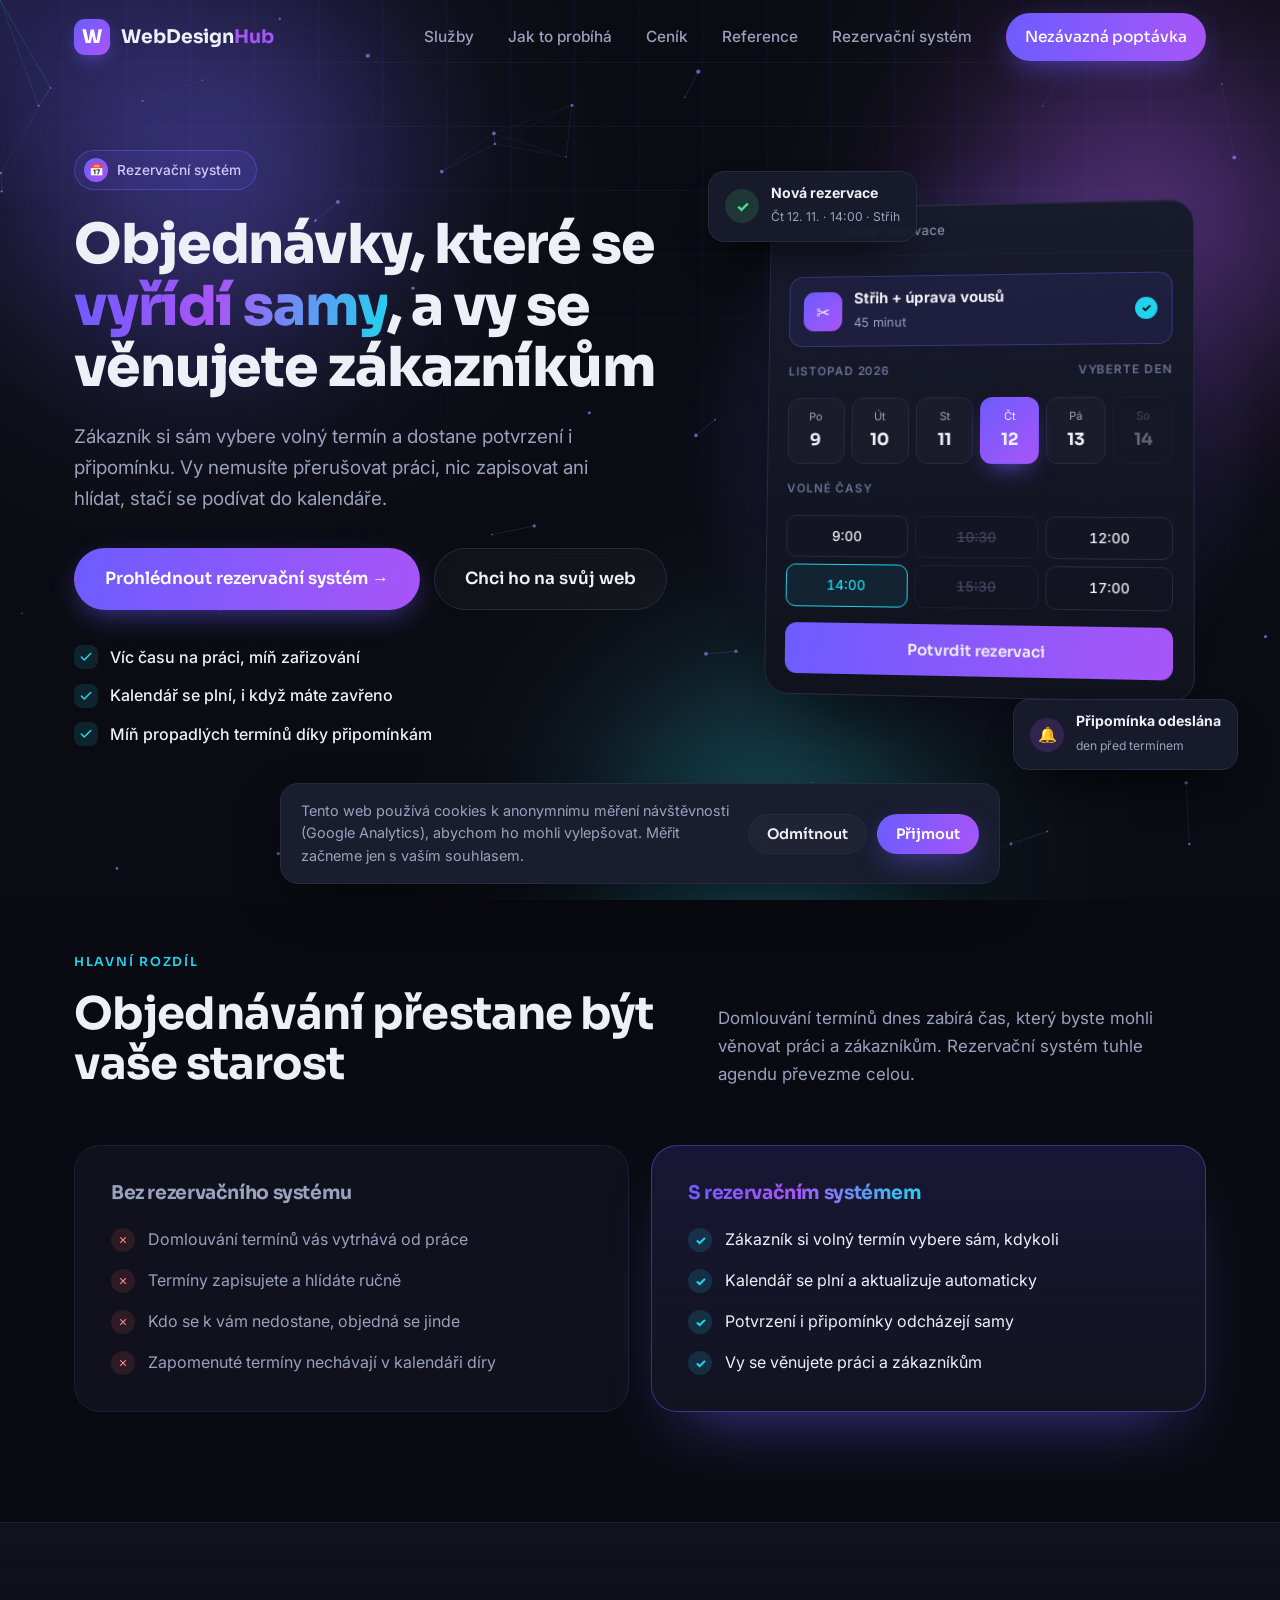
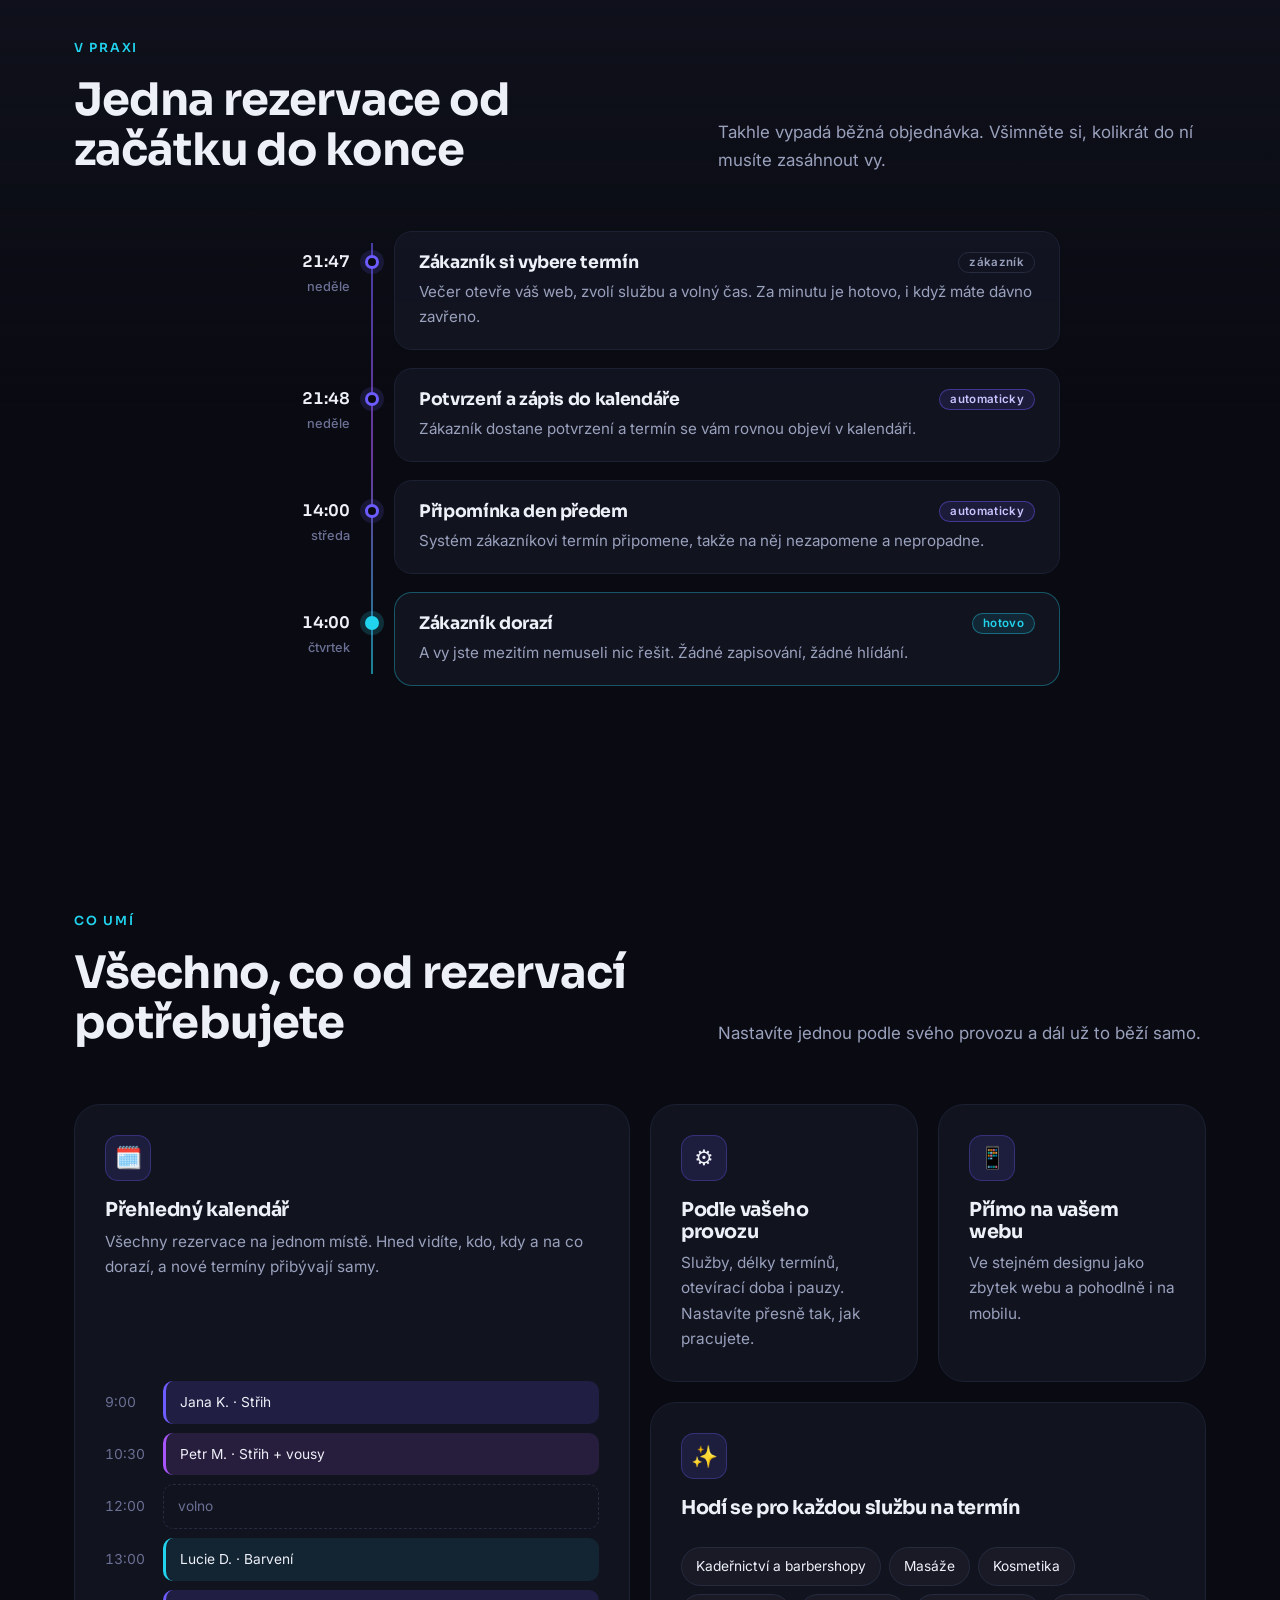
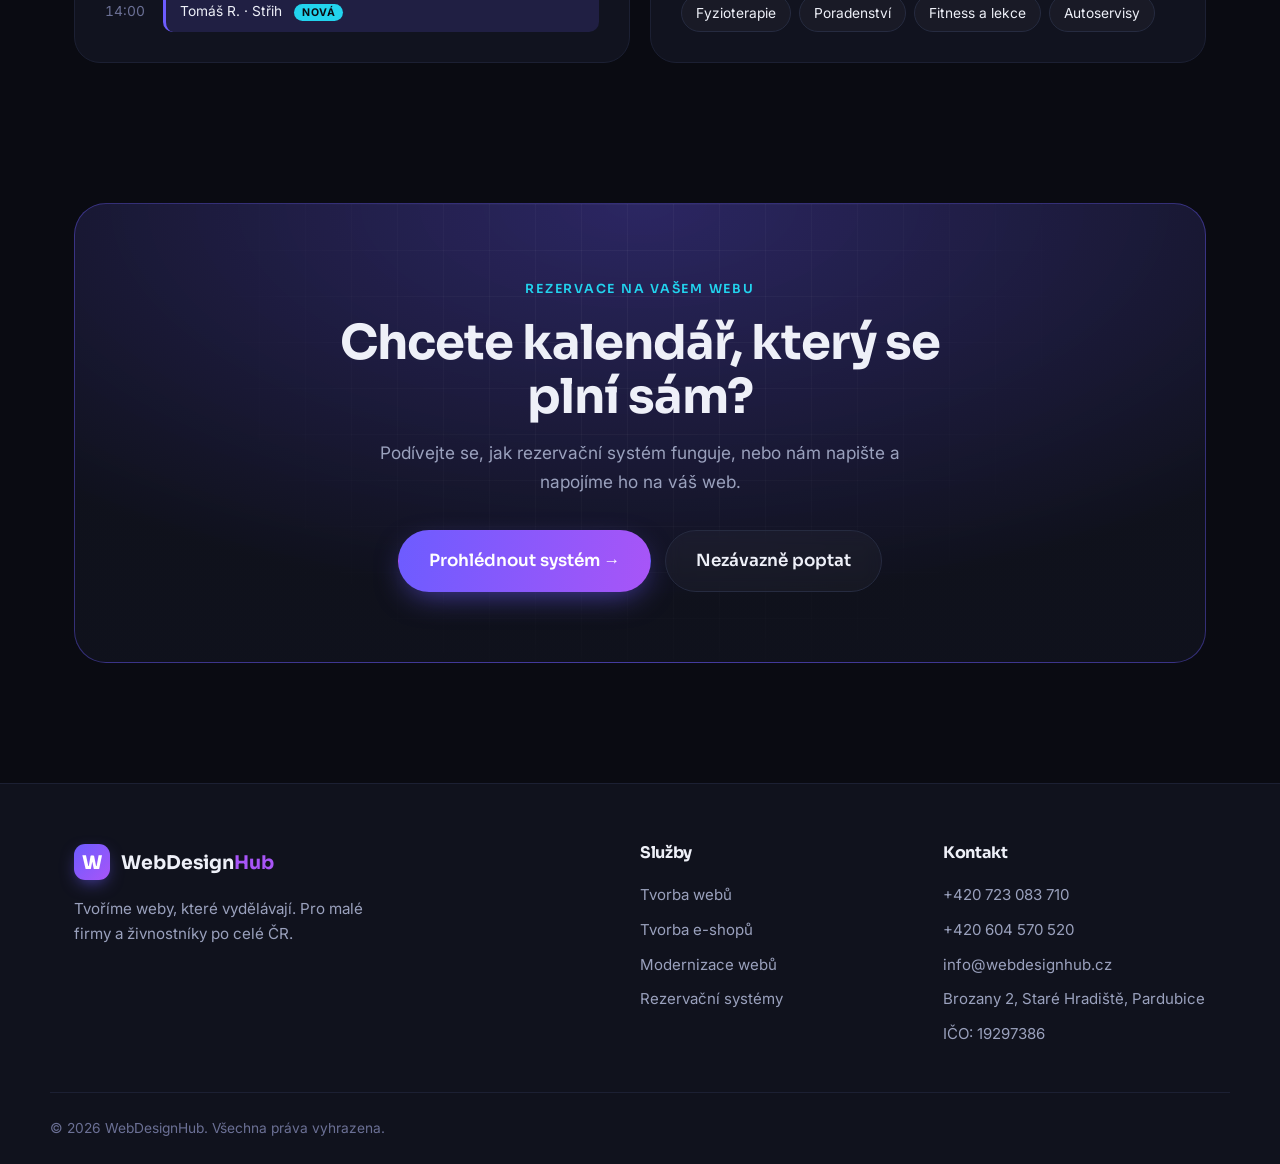
<file: rezervace.html>
<!DOCTYPE html>
<html lang="cs">
<head>
  <meta charset="UTF-8" />
  <meta name="viewport" content="width=device-width, initial-scale=1.0" />

  <!-- Google Consent Mode v2 (výchozí: odmítnuto) + GA4 -->
  <script>
    window.dataLayer = window.dataLayer || [];
    function gtag(){dataLayer.push(arguments);}
    gtag('consent', 'default', {
      'ad_storage': 'denied',
      'ad_user_data': 'denied',
      'ad_personalization': 'denied',
      'analytics_storage': 'denied',
      'wait_for_update': 500
    });
    // obnovit dřívější souhlas z tohoto prohlížeče
    try {
      if (localStorage.getItem('wdh_consent') === 'granted') {
        gtag('consent', 'update', {
          'ad_storage': 'granted', 'ad_user_data': 'granted',
          'ad_personalization': 'granted', 'analytics_storage': 'granted'
        });
      }
    } catch (e) {}
  </script>
  <script async src="https://www.googletagmanager.com/gtag/js?id=G-8NW5BPCKP9"></script>
  <script>
    gtag('js', new Date());
    gtag('config', 'G-8NW5BPCKP9');
  </script>

  <title>Rezervační systém — objednávky, které se vyřídí samy | WebDesignHub</title>
  <meta name="description" content="Online rezervační systém k vašemu webu. Zákazník si sám vybere volný termín a dostane potvrzení i připomínku. Vy se věnujete práci a kalendář se plní, i když máte zavřeno." />
  <link rel="canonical" href="https://webdesignhub.cz/rezervace.html" />
  <meta name="robots" content="index, follow, max-image-preview:large, max-snippet:-1" />
  <meta name="author" content="WebDesignHub" />
  <meta name="theme-color" content="#6d5cff" />

  <!-- Open Graph -->
  <meta property="og:type" content="website" />
  <meta property="og:locale" content="cs_CZ" />
  <meta property="og:site_name" content="WebDesignHub" />
  <meta property="og:title" content="Rezervační systém — objednávky, které se vyřídí samy" />
  <meta property="og:description" content="Zákazník si sám vybere volný termín a dostane potvrzení i připomínku. Vy se věnujete práci a kalendář se plní, i když máte zavřeno." />
  <meta property="og:url" content="https://webdesignhub.cz/rezervace.html" />
  <meta property="og:image" content="https://webdesignhub.cz/og-image.jpg" />
  <meta property="og:image:width" content="1200" />
  <meta property="og:image:height" content="630" />
  <meta property="og:image:alt" content="WebDesignHub — online rezervační systém" />

  <!-- Twitter/X card -->
  <meta name="twitter:card" content="summary_large_image" />
  <meta name="twitter:title" content="Rezervační systém — objednávky, které se vyřídí samy" />
  <meta name="twitter:description" content="Zákazník si sám vybere volný termín a dostane potvrzení i připomínku. Vy se věnujete práci." />
  <meta name="twitter:image" content="https://webdesignhub.cz/og-image.jpg" />

  <link rel="icon" href="favicon.ico" sizes="any" />
  <link rel="icon" href="favicon.svg" type="image/svg+xml" />
  <link rel="icon" type="image/png" sizes="48x48" href="favicon-48.png" />
  <link rel="icon" type="image/png" sizes="96x96" href="favicon-96.png" />
  <link rel="apple-touch-icon" href="apple-touch-icon.png" />
  <link rel="preconnect" href="https://fonts.googleapis.com" />
  <link rel="preconnect" href="https://fonts.gstatic.com" crossorigin />
  <link href="https://fonts.googleapis.com/css2?family=Sora:wght@400;500;600;700;800&family=Inter:wght@400;500;600&display=swap" rel="stylesheet" />
  <link rel="stylesheet" href="assets/style.css?v=auto" />
  <link rel="stylesheet" href="assets/rezervace.css?v=auto" />

  <!-- Strukturovaná data: drobečky -->
  <script type="application/ld+json">
  {
    "@context": "https://schema.org",
    "@type": "BreadcrumbList",
    "itemListElement": [
      { "@type": "ListItem", "position": 1, "name": "Úvod", "item": "https://webdesignhub.cz/" },
      { "@type": "ListItem", "position": 2, "name": "Rezervační systém", "item": "https://webdesignhub.cz/rezervace.html" }
    ]
  }
  </script>
</head>
<body>

  <!-- ===== Animated background ===== -->
  <div class="bg" aria-hidden="true">
    <div class="bg__grid"></div>
    <div class="bg__aurora bg__aurora--1"></div>
    <div class="bg__aurora bg__aurora--2"></div>
    <div class="bg__aurora bg__aurora--3"></div>
    <canvas class="bg__canvas" id="fx"></canvas>
    <div class="bg__noise"></div>
    <div class="bg__spot" id="spot"></div>
  </div>

  <!-- ===== Navigation ===== -->
  <header class="nav" id="nav">
    <div class="container nav__inner">
      <a href="index.html" class="brand">
        <span class="brand__mark">W</span>
        <span class="brand__text">WebDesign<strong>Hub</strong></span>
      </a>
      <nav class="nav__links" id="navLinks">
        <a href="index.html#sluzby">Služby</a>
        <a href="index.html#proces">Jak to probíhá</a>
        <a href="index.html#cenik">Ceník</a>
        <a href="reference.html">Reference</a>
        <a href="rezervace.html" aria-current="page">Rezervační systém</a>
        <a href="index.html#kontakt" class="btn btn--sm btn--primary">Nezávazná poptávka</a>
      </nav>
      <button class="nav__toggle" id="navToggle" aria-label="Menu">
        <span></span><span></span><span></span>
      </button>
    </div>
  </header>

  <!-- ===== Hero ===== -->
  <section class="rz-hero" id="top">
    <div class="container rz-hero__inner">
      <div class="rz-hero__text">
        <span class="rz-badge reveal"><span class="rz-badge__ico">📅</span> Rezervační systém</span>
        <h1 class="reveal">Objednávky, které se <span class="grad">vyřídí samy</span>, a vy se věnujete zákazníkům</h1>
        <p class="rz-hero__lead reveal">
          Zákazník si sám vybere volný termín a dostane potvrzení i připomínku. Vy nemusíte
          přerušovat práci, nic zapisovat ani hlídat, stačí se podívat do kalendáře.
        </p>
        <div class="rz-hero__cta reveal">
          <a href="https://objednejme.cz" target="_blank" rel="noopener" class="btn btn--primary btn--lg">Prohlédnout rezervační systém →</a>
          <a href="index.html#kontakt" class="btn btn--ghost btn--lg">Chci ho na svůj web</a>
        </div>
        <ul class="rz-points reveal">
          <li><svg viewBox="0 0 24 24"><path d="M20 6 9 17l-5-5"/></svg> Víc času na práci, míň zařizování</li>
          <li><svg viewBox="0 0 24 24"><path d="M20 6 9 17l-5-5"/></svg> Kalendář se plní, i když máte zavřeno</li>
          <li><svg viewBox="0 0 24 24"><path d="M20 6 9 17l-5-5"/></svg> Míň propadlých termínů díky připomínkám</li>
        </ul>
      </div>

      <!-- ukázka rezervace (dekorativní) -->
      <div class="rz-mock reveal" aria-hidden="true">
        <div class="rz-app">
          <div class="rz-app__top"><span class="rz-app__dots"><i></i><i></i><i></i></span> Online rezervace</div>
          <div class="rz-app__body">
            <div class="rz-service">
              <span class="rz-service__ico">✂️</span>
              <div><strong>Střih + úprava vousů</strong><small>45 minut</small></div>
              <span class="rz-service__ok">✓</span>
            </div>
            <div class="rz-label"><span>Listopad 2026</span><span>Vyberte den</span></div>
            <div class="rz-days">
              <span class="rz-day">Po<b>9</b></span>
              <span class="rz-day">Út<b>10</b></span>
              <span class="rz-day">St<b>11</b></span>
              <span class="rz-day is-active">Čt<b>12</b></span>
              <span class="rz-day">Pá<b>13</b></span>
              <span class="rz-day is-off">So<b>14</b></span>
            </div>
            <div class="rz-label"><span>Volné časy</span></div>
            <div class="rz-slots">
              <span>9:00</span>
              <span class="is-taken">10:30</span>
              <span>12:00</span>
              <span class="is-active">14:00</span>
              <span class="is-taken">15:30</span>
              <span>17:00</span>
            </div>
            <div class="rz-app__btn">Potvrdit rezervaci</div>
          </div>
        </div>
        <div class="rz-toast rz-toast--ok">
          <span class="rz-toast__ico">✓</span>
          <div><strong>Nová rezervace</strong><small>Čt 12. 11. · 14:00 · Střih</small></div>
        </div>
        <div class="rz-toast rz-toast--bell">
          <span class="rz-toast__ico">🔔</span>
          <div><strong>Připomínka odeslána</strong><small>den před termínem</small></div>
        </div>
      </div>
    </div>
  </section>

  <!-- ===== Bez systému × se systémem ===== -->
  <section class="rz-section" id="rozdil">
    <div class="container">
      <div class="rz-head reveal">
        <div>
          <span class="eyebrow">Hlavní rozdíl</span>
          <h2>Objednávání přestane být vaše starost</h2>
        </div>
        <p>Domlouvání termínů dnes zabírá čas, který byste mohli věnovat práci a zákazníkům. Rezervační systém tuhle agendu převezme celou.</p>
      </div>
      <div class="rz-compare">
        <div class="rz-col rz-col--no reveal">
          <h3>Bez rezervačního systému</h3>
          <ul>
            <li>Domlouvání termínů vás vytrhává od práce</li>
            <li>Termíny zapisujete a hlídáte ručně</li>
            <li>Kdo se k vám nedostane, objedná se jinde</li>
            <li>Zapomenuté termíny nechávají v kalendáři díry</li>
          </ul>
        </div>
        <div class="rz-col rz-col--yes reveal">
          <h3><span class="grad">S rezervačním systémem</span></h3>
          <ul>
            <li>Zákazník si volný termín vybere sám, kdykoli</li>
            <li>Kalendář se plní a aktualizuje automaticky</li>
            <li>Potvrzení i připomínky odcházejí samy</li>
            <li>Vy se věnujete práci a zákazníkům</li>
          </ul>
        </div>
      </div>
    </div>
  </section>

  <!-- ===== Jedna rezervace v praxi ===== -->
  <section class="rz-section rz-section--band" id="v-praxi">
    <div class="container">
      <div class="rz-head reveal">
        <div>
          <span class="eyebrow">V praxi</span>
          <h2>Jedna rezervace od začátku do konce</h2>
        </div>
        <p>Takhle vypadá běžná objednávka. Všimněte si, kolikrát do ní musíte zasáhnout vy.</p>
      </div>
      <div class="rz-timeline">
        <div class="rz-event reveal">
          <div class="rz-event__time">21:47<small>neděle</small></div>
          <div class="rz-event__card">
            <h3>Zákazník si vybere termín <span class="rz-tag">zákazník</span></h3>
            <p>Večer otevře váš web, zvolí službu a volný čas. Za minutu je hotovo, i když máte dávno zavřeno.</p>
          </div>
        </div>
        <div class="rz-event reveal">
          <div class="rz-event__time">21:48<small>neděle</small></div>
          <div class="rz-event__card">
            <h3>Potvrzení a zápis do kalendáře <span class="rz-tag rz-tag--auto">automaticky</span></h3>
            <p>Zákazník dostane potvrzení a termín se vám rovnou objeví v kalendáři.</p>
          </div>
        </div>
        <div class="rz-event reveal">
          <div class="rz-event__time">14:00<small>středa</small></div>
          <div class="rz-event__card">
            <h3>Připomínka den předem <span class="rz-tag rz-tag--auto">automaticky</span></h3>
            <p>Systém zákazníkovi termín připomene, takže na něj nezapomene a nepropadne.</p>
          </div>
        </div>
        <div class="rz-event rz-event--done reveal">
          <div class="rz-event__time">14:00<small>čtvrtek</small></div>
          <div class="rz-event__card">
            <h3>Zákazník dorazí <span class="rz-tag rz-tag--done">hotovo</span></h3>
            <p>A vy jste mezitím nemuseli nic řešit. Žádné zapisování, žádné hlídání.</p>
          </div>
        </div>
      </div>
    </div>
  </section>

  <!-- ===== Co systém umí ===== -->
  <section class="rz-section" id="funkce">
    <div class="container">
      <div class="rz-head reveal">
        <div>
          <span class="eyebrow">Co umí</span>
          <h2>Všechno, co od rezervací potřebujete</h2>
        </div>
        <p>Nastavíte jednou podle svého provozu a dál už to běží samo.</p>
      </div>
      <div class="rz-bento">
        <article class="rz-tile rz-tile--big reveal">
          <div class="rz-tile__ico">🗓️</div>
          <h3>Přehledný kalendář</h3>
          <p>Všechny rezervace na jednom místě. Hned vidíte, kdo, kdy a na co dorazí, a nové termíny přibývají samy.</p>
          <div class="rz-sched" aria-hidden="true">
            <div class="rz-sched__row"><span>9:00</span><div class="rz-sched__ev">Jana K. · Střih</div></div>
            <div class="rz-sched__row"><span>10:30</span><div class="rz-sched__ev rz-sched__ev--b">Petr M. · Střih + vousy</div></div>
            <div class="rz-sched__row"><span>12:00</span><div class="rz-sched__free">volno</div></div>
            <div class="rz-sched__row"><span>13:00</span><div class="rz-sched__ev rz-sched__ev--c">Lucie D. · Barvení</div></div>
            <div class="rz-sched__row"><span>14:00</span><div class="rz-sched__ev">Tomáš R. · Střih <em>nová</em></div></div>
          </div>
        </article>
        <article class="rz-tile reveal">
          <div class="rz-tile__ico">⚙️</div>
          <h3>Podle vašeho provozu</h3>
          <p>Služby, délky termínů, otevírací doba i pauzy. Nastavíte přesně tak, jak pracujete.</p>
        </article>
        <article class="rz-tile reveal">
          <div class="rz-tile__ico">📱</div>
          <h3>Přímo na vašem webu</h3>
          <p>Ve stejném designu jako zbytek webu a pohodlně i na mobilu.</p>
        </article>
        <article class="rz-tile rz-tile--wide reveal">
          <div class="rz-tile__ico">✨</div>
          <h3>Hodí se pro každou službu na termín</h3>
          <div class="rz-chips">
            <span>Kadeřnictví a barbershopy</span><span>Masáže</span><span>Kosmetika</span>
            <span>Fyzioterapie</span><span>Poradenství</span><span>Fitness a lekce</span><span>Autoservisy</span>
          </div>
        </article>
      </div>
    </div>
  </section>

  <!-- ===== Závěrečná výzva ===== -->
  <section class="rz-cta" id="kontakt">
    <div class="container">
      <div class="rz-cta__box reveal">
        <span class="eyebrow">Rezervace na vašem webu</span>
        <h2>Chcete kalendář, který se plní&nbsp;sám?</h2>
        <p>Podívejte se, jak rezervační systém funguje, nebo nám napište a napojíme ho na váš web.</p>
        <div class="rz-cta__btns">
          <a href="https://objednejme.cz" target="_blank" rel="noopener" class="btn btn--primary btn--lg">Prohlédnout systém →</a>
          <a href="index.html#kontakt" class="btn btn--ghost btn--lg">Nezávazně poptat</a>
        </div>
      </div>
    </div>
  </section>

  <!-- ===== Footer ===== -->
  <footer class="footer">
    <div class="container footer__inner">
      <div class="footer__brand">
        <a href="index.html" class="brand"><span class="brand__mark">W</span><span class="brand__text">WebDesign<strong>Hub</strong></span></a>
        <p>Tvoříme weby, které vydělávají. Pro malé firmy a živnostníky po celé ČR.</p>
      </div>
      <div class="footer__col">
        <h4>Služby</h4>
        <a href="index.html#sluzby">Tvorba webů</a>
        <a href="index.html#sluzby">Tvorba e-shopů</a>
        <a href="index.html#sluzby">Modernizace webů</a>
        <a href="rezervace.html">Rezervační systémy</a>
      </div>
      <div class="footer__col">
        <h4>Kontakt</h4>
        <a href="tel:+420723083710">+420 723 083 710</a>
        <a href="tel:+420604570520">+420 604 570 520</a>
        <a href="mailto:info@webdesignhub.cz">info@webdesignhub.cz</a>
        <a>Brozany 2, Staré Hradiště, Pardubice</a>
        <a>IČO: 19297386</a>
      </div>
    </div>
    <div class="container footer__bottom">
      <p>© <span id="year">2026</span> WebDesignHub. Všechna práva vyhrazena.</p>
    </div>
  </footer>

  <!-- ===== Cookie lišta (souhlas s měřením) ===== -->
  <div class="cookie" id="cookie" role="dialog" aria-label="Souhlas s cookies" hidden>
    <p class="cookie__text">Tento web používá cookies k anonymnímu měření návštěvnosti (Google Analytics), abychom ho mohli vylepšovat. Měřit začneme jen s vaším souhlasem.</p>
    <div class="cookie__btns">
      <button type="button" class="btn btn--ghost btn--sm" id="cookieDecline">Odmítnout</button>
      <button type="button" class="btn btn--primary btn--sm" id="cookieAccept">Přijmout</button>
    </div>
  </div>

  <script src="assets/main.js?v=auto"></script>
</body>
</html>
</file>
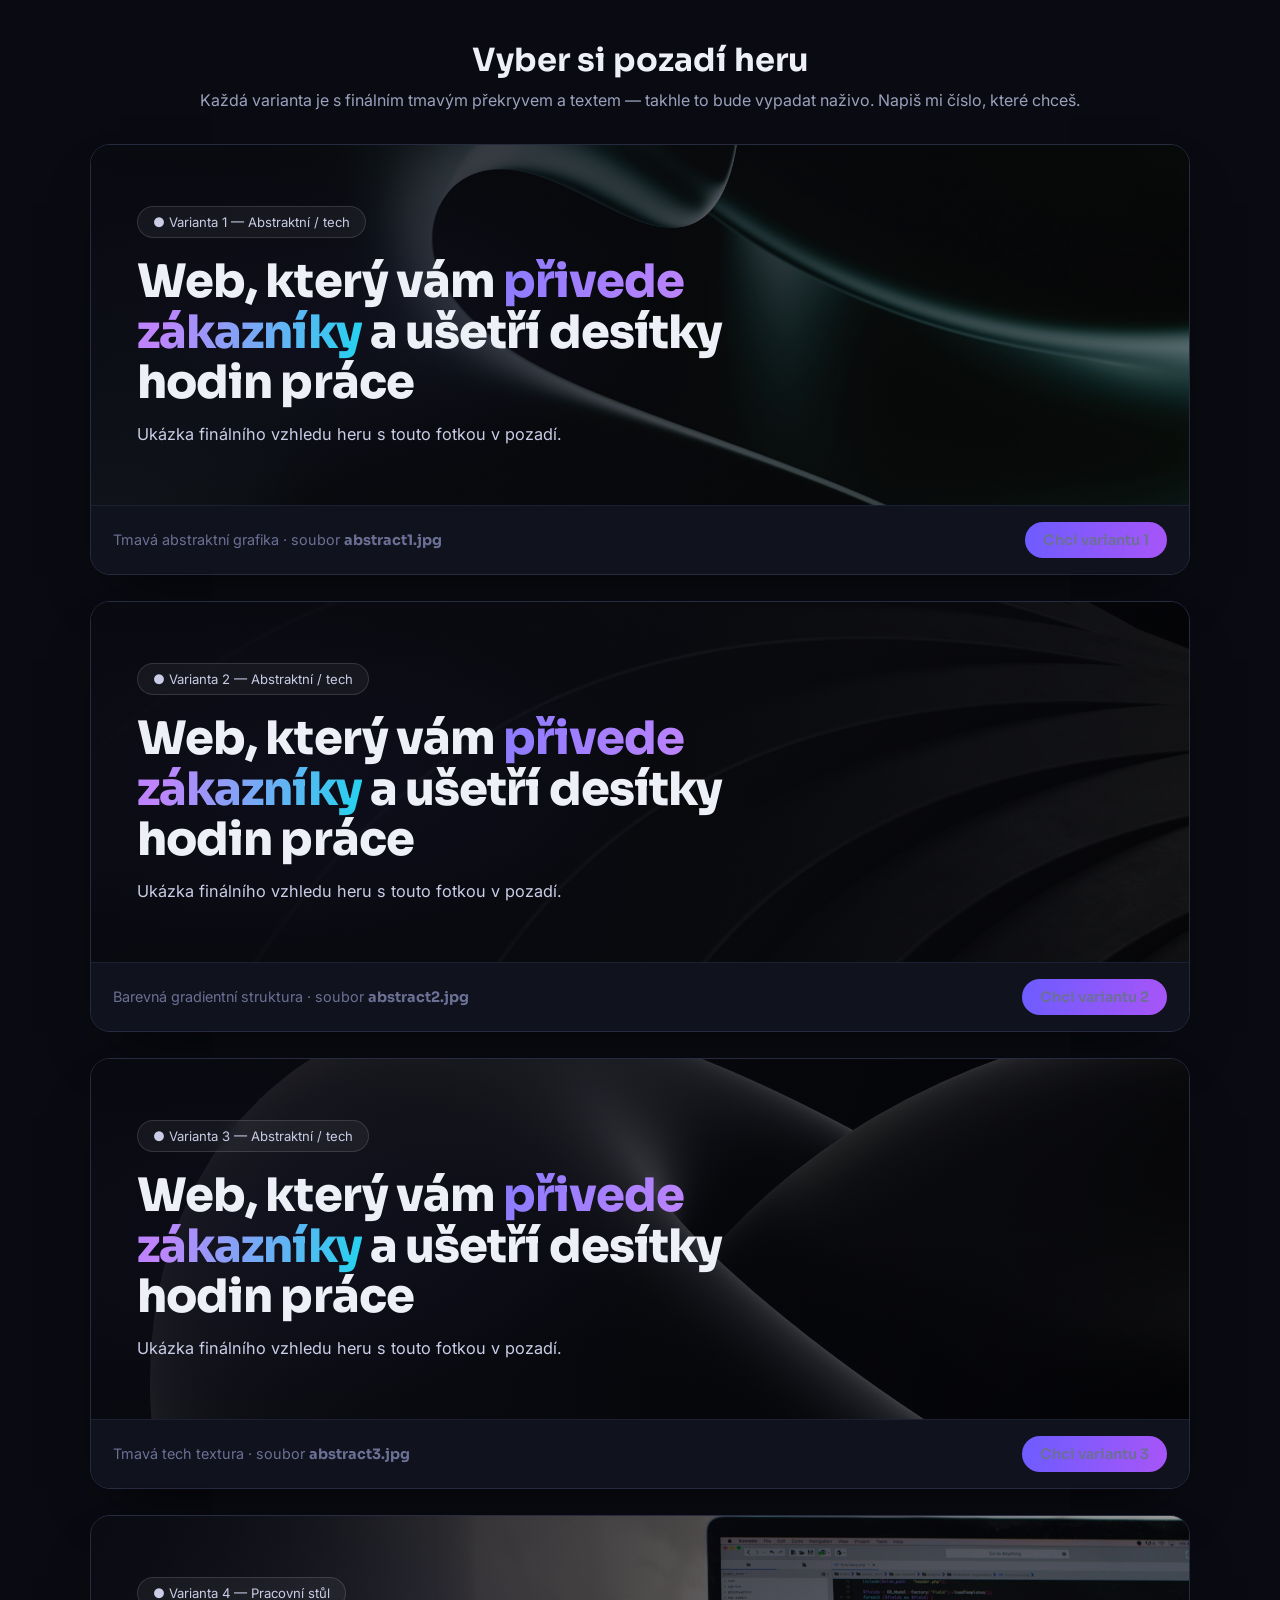
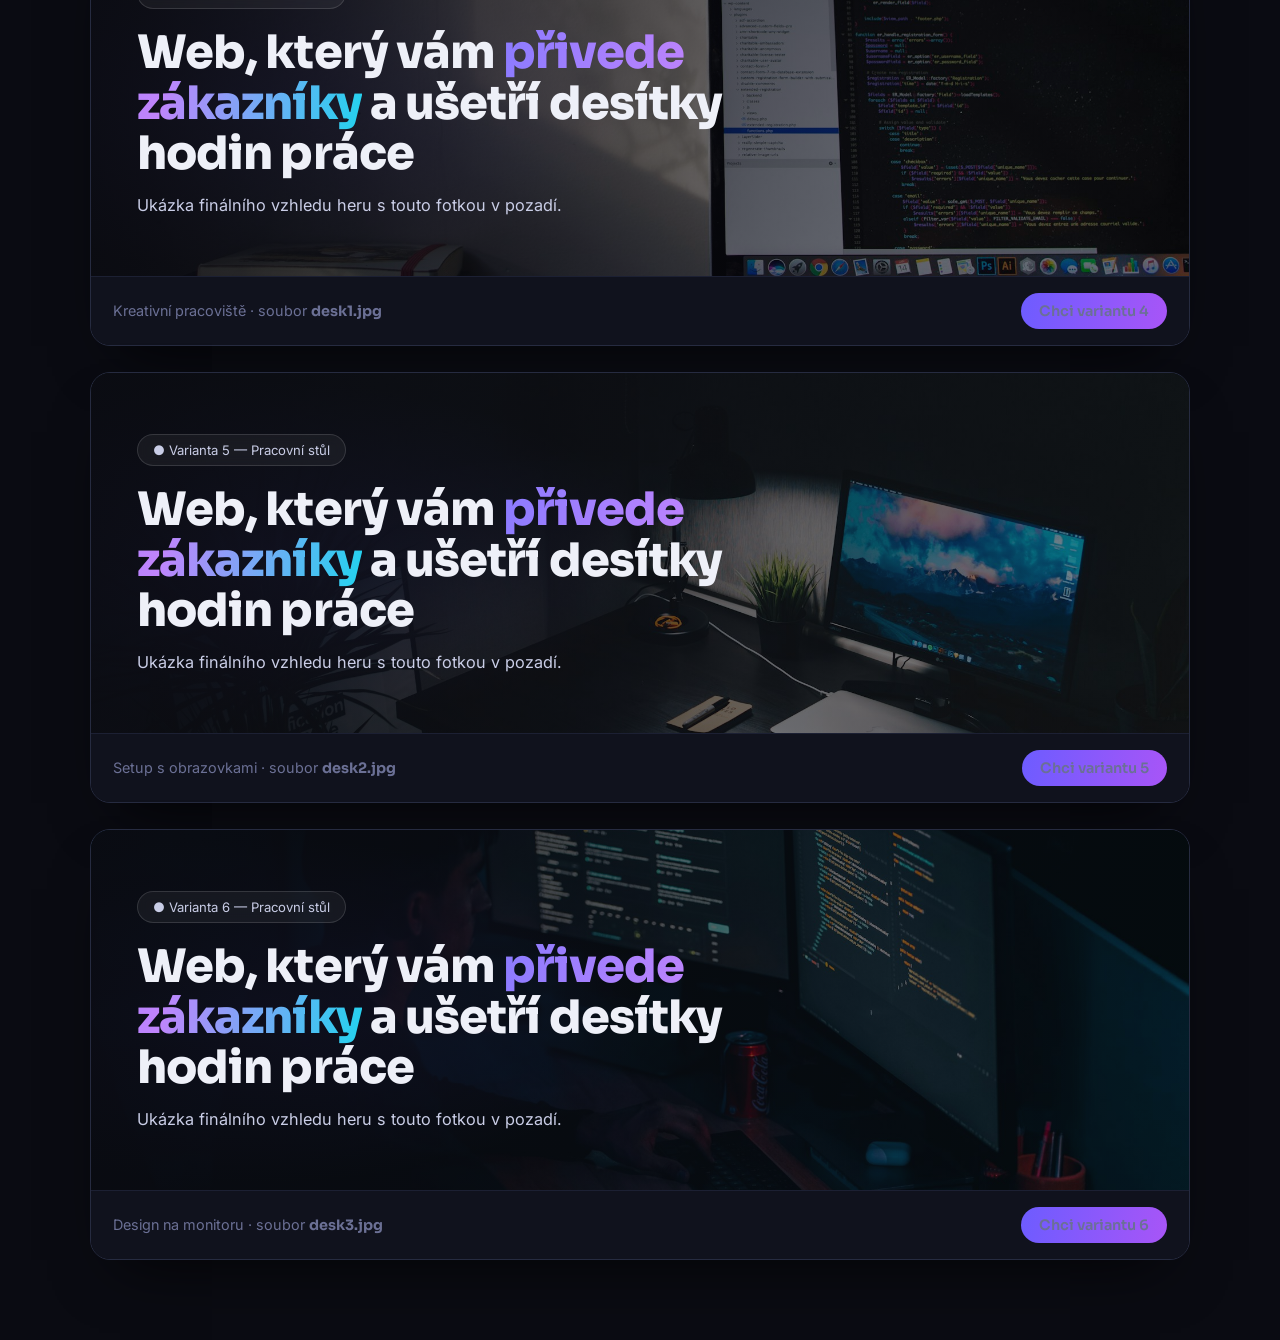
<file: varianty.html>
<!DOCTYPE html>
<html lang="cs">
<head>
<meta charset="UTF-8" />
<meta name="viewport" content="width=device-width, initial-scale=1.0" />
<title>WebDesignHub — výběr pozadí</title>
<link rel="icon" href="favicon.ico" sizes="any" />
<link rel="icon" href="favicon.svg" type="image/svg+xml" />
<link rel="apple-touch-icon" href="apple-touch-icon.png" />
<link href="https://fonts.googleapis.com/css2?family=Sora:wght@400;600;700;800&family=Inter:wght@400;500&display=swap" rel="stylesheet" />
<style>
  *{ box-sizing:border-box; margin:0; padding:0; }
  body{ font-family:'Inter',sans-serif; background:#0a0b12; color:#eef0f8; padding:40px 20px 80px; }
  .head{ max-width:1100px; margin:0 auto 34px; text-align:center; }
  .head h1{ font-family:'Sora',sans-serif; font-size:2rem; margin-bottom:10px; }
  .head p{ color:#9aa1bd; }
  .grid{ max-width:1100px; margin:0 auto; display:grid; gap:26px; }
  .variant{ border-radius:20px; overflow:hidden; border:1px solid #262b40; box-shadow:0 30px 60px -30px rgba(0,0,0,.8); }
  .banner{ position:relative; min-height:360px; display:flex; flex-direction:column; justify-content:center; padding:48px 46px; background-size:cover; background-position:center; }
  /* dark overlay for legibility */
  .banner::before{ content:""; position:absolute; inset:0;
    background:linear-gradient(105deg, rgba(10,11,18,.94) 0%, rgba(10,11,18,.7) 42%, rgba(10,11,18,.35) 100%),
               radial-gradient(60% 80% at 15% 50%, rgba(109,92,255,.28), transparent 60%); }
  .banner > *{ position:relative; z-index:1; }
  .tag{ display:inline-flex; align-items:center; gap:8px; align-self:flex-start; padding:7px 15px; border-radius:999px;
    border:1px solid #ffffff22; background:#ffffff0d; font-size:.82rem; color:#c9cde6; margin-bottom:18px; backdrop-filter:blur(6px); }
  .banner h2{ font-family:'Sora',sans-serif; font-weight:800; font-size:clamp(1.7rem,3.6vw,2.9rem); line-height:1.1; letter-spacing:-.02em; max-width:640px; }
  .banner .grad{ background:linear-gradient(100deg,#8b7bff,#c084fc 50%,#22d3ee); -webkit-background-clip:text; background-clip:text; color:transparent; }
  .banner p{ color:#c9cde6; margin-top:16px; max-width:520px; font-size:1.02rem; }
  .meta{ display:flex; justify-content:space-between; align-items:center; gap:16px; flex-wrap:wrap;
    padding:16px 22px; background:#10121d; border-top:1px solid #1c2033; }
  .meta strong{ font-family:'Sora',sans-serif; }
  .meta span{ color:#6b7095; font-size:.9rem; }
  .pick{ font-family:'Sora',sans-serif; font-weight:600; font-size:.9rem; padding:9px 18px; border-radius:999px;
    color:#fff; background:linear-gradient(100deg,#6d5cff,#a855f7); }
</style>
</head>
<body>
  <div class="head">
    <h1>Vyber si pozadí heru</h1>
    <p>Každá varianta je s finálním tmavým překryvem a textem — takhle to bude vypadat naživo. Napiš mi číslo, které chceš.</p>
  </div>
  <div class="grid" id="grid"></div>

  <script>
    const items = [
      { id:1, file:'abstract1', label:'Abstraktní / tech', note:'Tmavá abstraktní grafika' },
      { id:2, file:'abstract2', label:'Abstraktní / tech', note:'Barevná gradientní struktura' },
      { id:3, file:'abstract3', label:'Abstraktní / tech', note:'Tmavá tech textura' },
      { id:4, file:'desk1',     label:'Pracovní stůl',     note:'Kreativní pracoviště' },
      { id:5, file:'desk2',     label:'Pracovní stůl',     note:'Setup s obrazovkami' },
      { id:6, file:'desk3',     label:'Pracovní stůl',     note:'Design na monitoru' },
    ];
    document.getElementById('grid').innerHTML = items.map(i => `
      <div class="variant">
        <div class="banner" style="background-image:url('assets/img/${i.file}.jpg')">
          <span class="tag">● Varianta ${i.id} — ${i.label}</span>
          <h2>Web, který vám <span class="grad">přivede zákazníky</span> a ušetří desítky hodin práce</h2>
          <p>Ukázka finálního vzhledu heru s touto fotkou v pozadí.</p>
        </div>
        <div class="meta">
          <span>${i.note} · soubor <strong>${i.file}.jpg</strong></span>
          <span class="pick">Chci variantu ${i.id}</span>
        </div>
      </div>
    `).join('');
  </script>
</body>
</html>
</file>
<file: assets/style.css>
/* ===== Design tokens ===== */
:root{
  --bg:        #0a0b12;
  --bg-2:      #10121d;
  --surface:   #14172480;
  --surface-2: #191d2e;
  --line:      #262b40;
  --line-soft: #1c2033;
  --text:      #eef0f8;
  --muted:     #9aa1bd;
  --faint:     #6b7095;
  --brand:     #6d5cff;
  --brand-2:   #a855f7;
  --accent:    #22d3ee;
  --glow:      #6d5cff;
  --radius:    18px;
  --radius-lg: 26px;
  --maxw:      1180px;
  --ease:      cubic-bezier(.22,.61,.36,1);
}

*,*::before,*::after{ box-sizing:border-box; margin:0; padding:0; }

html{ scroll-behavior:smooth; -webkit-text-size-adjust:100%; }

body{
  font-family:'Inter',system-ui,sans-serif;
  background:var(--bg);
  color:var(--text);
  line-height:1.65;
  overflow-x:hidden;
  -webkit-font-smoothing:antialiased;
}

/* ===== Animated background system ===== */
/* isolate + own GPU layer so scrolling content never forces the fixed bg
   (with its blends/blurs) to repaint — this is what keeps scroll smooth */
.bg{ position:fixed; inset:0; z-index:-1; overflow:hidden; pointer-events:none; background:var(--bg);
  isolation:isolate; transform:translateZ(0); will-change:transform; contain:strict; }
.bg > *{ position:absolute; }

/* perspective grid */
.bg__grid{
  inset:-2px;
  background-image:
    linear-gradient(rgba(109,92,255,.08) 1px, transparent 1px),
    linear-gradient(90deg, rgba(109,92,255,.08) 1px, transparent 1px);
  background-size:64px 64px;
  -webkit-mask-image:radial-gradient(120% 90% at 50% 0%, #000 20%, transparent 72%);
  mask-image:radial-gradient(120% 90% at 50% 0%, #000 20%, transparent 72%);
  /* mřížka staticky kvůli výkonu (animace background-position sekala) */
}
@keyframes gridPan{ to{ background-position:64px 64px, 64px 64px; } }

/* drifting aurora blobs */
.bg__aurora{ border-radius:50%; filter:blur(70px); opacity:.55; mix-blend-mode:screen; will-change:transform; }
.bg__aurora--1{ width:640px; height:640px; top:-160px; left:-120px;
  background:radial-gradient(circle, #6d5cff, transparent 65%); }
.bg__aurora--2{ width:560px; height:560px; top:-60px; right:-140px;
  background:radial-gradient(circle, #a855f7, transparent 65%); }
.bg__aurora--3{ width:520px; height:520px; bottom:-200px; left:40%;
  background:radial-gradient(circle, #22d3ee, transparent 65%); opacity:.4; }
@keyframes drift1{ 50%{ transform:translate(140px,90px) scale(1.15); } }
@keyframes drift2{ 50%{ transform:translate(-120px,120px) scale(1.1); } }
@keyframes drift3{ 50%{ transform:translate(80px,-90px) scale(1.2); } }

/* particle canvas */
.bg__canvas{ inset:0; width:100%; height:100%; opacity:.9; }

/* film grain */
.bg__noise{ inset:0; opacity:.04; mix-blend-mode:overlay;
  background-image:url("data:image/svg+xml,%3Csvg xmlns='http://www.w3.org/2000/svg' width='140' height='140'%3E%3Cfilter id='n'%3E%3CfeTurbulence type='fractalNoise' baseFrequency='.85' numOctaves='2'/%3E%3C/filter%3E%3Crect width='100%25' height='100%25' filter='url(%23n)'/%3E%3C/svg%3E"); }

/* cursor spotlight */
.bg__spot{ top:0; left:0; width:520px; height:520px; margin:-260px 0 0 -260px; border-radius:50%;
  background:radial-gradient(circle, rgba(109,92,255,.16), transparent 60%);
  transform:translate(-100vw,-100vh); transition:opacity .4s; opacity:0; }

.container{ width:100%; max-width:var(--maxw); margin-inline:auto; padding-inline:24px; }

h1,h2,h3,h4{ font-family:'Sora',sans-serif; line-height:1.12; letter-spacing:-.02em; font-weight:700; }

a{ color:inherit; text-decoration:none; }

.grad{
  background:linear-gradient(100deg,var(--brand) 0%,var(--brand-2) 45%,var(--accent) 100%);
  -webkit-background-clip:text; background-clip:text; color:transparent;
}

.eyebrow{
  display:inline-block; font-family:'Sora',sans-serif; font-weight:600;
  font-size:.78rem; letter-spacing:.14em; text-transform:uppercase;
  color:var(--accent); margin-bottom:16px;
}

/* ===== Buttons ===== */
.btn{
  --pad:14px 24px;
  display:inline-flex; align-items:center; justify-content:center; gap:8px;
  font-family:'Sora',sans-serif; font-weight:600; font-size:.98rem;
  padding:var(--pad); border-radius:999px; border:1px solid transparent;
  cursor:pointer; transition:transform .25s var(--ease), box-shadow .25s var(--ease), background .25s, border-color .25s;
  white-space:nowrap;
}
.btn--sm{ --pad:10px 18px; font-size:.9rem; }
.btn--lg{ --pad:16px 30px; font-size:1.05rem; }
.btn--block{ display:flex; width:100%; }
.btn--primary{
  color:#fff;
  background:linear-gradient(100deg,var(--brand),var(--brand-2));
  box-shadow:0 10px 30px -8px rgba(109,92,255,.6);
}
.btn--primary:hover{ transform:translateY(-2px); box-shadow:0 16px 40px -8px rgba(109,92,255,.75); }
.btn--ghost{
  color:var(--text); background:rgba(255,255,255,.03); border-color:var(--line);
  backdrop-filter:blur(8px);
}
.btn--ghost:hover{ border-color:var(--brand); transform:translateY(-2px); background:rgba(109,92,255,.08); }

/* ===== Navigation ===== */
.nav{
  position:fixed; inset:0 0 auto 0; z-index:50;
  transition:background .3s, border-color .3s, backdrop-filter .3s;
  border-bottom:1px solid transparent;
}
.nav.is-scrolled{
  background:rgba(10,11,18,.72);
  backdrop-filter:blur(14px) saturate(140%);
  border-bottom-color:var(--line-soft);
}
.nav__inner{ display:flex; align-items:center; justify-content:space-between; height:74px; }
.brand{ display:flex; align-items:center; gap:11px; font-family:'Sora',sans-serif; font-weight:700; font-size:1.18rem; }
.brand__mark{
  display:grid; place-items:center; width:36px; height:36px; border-radius:11px;
  background:linear-gradient(135deg,var(--brand),var(--brand-2));
  color:#fff; font-weight:800; box-shadow:0 6px 18px -6px rgba(109,92,255,.8);
}
.brand__text strong{ color:var(--brand-2); }
.nav__links{ display:flex; align-items:center; gap:34px; }
.nav__links a{ font-size:.96rem; color:var(--muted); font-weight:500; transition:color .2s; }
.nav__links a:hover{ color:var(--text); }
.nav__links a.btn{ color:#fff; }
.nav__toggle{ display:none; flex-direction:column; gap:5px; background:none; border:0; cursor:pointer; padding:8px; }
.nav__toggle span{ width:26px; height:2px; background:var(--text); border-radius:2px; transition:.3s; }

/* ===== Hero ===== */
.hero{ position:relative; padding:150px 0 60px; overflow:hidden; }
.hero__glow{
  position:absolute; top:-20%; left:50%; translate:-50% 0;
  width:900px; height:600px; pointer-events:none;
  background:radial-gradient(circle,rgba(109,92,255,.28),transparent 62%);
  filter:blur(20px);
}
/* hero background photo */
.hero__photo{ position:absolute; inset:0; z-index:0; pointer-events:none;
  background:
    radial-gradient(100% 82% at 50% 22%, rgba(10,11,18,.32), transparent 68%),
    linear-gradient(180deg, rgba(10,11,18,.5) 0%, rgba(10,11,18,.72) 55%, var(--bg) 100%),
    url('img/abstract1.jpg') center/cover no-repeat;
  -webkit-mask-image:linear-gradient(180deg,#000 78%,transparent 100%);
  mask-image:linear-gradient(180deg,#000 78%,transparent 100%);
}

.hero__inner{ position:relative; text-align:center; max-width:900px; z-index:2; will-change:transform; }

/* floating geometric shapes */
.hero__shapes{ position:absolute; inset:0; z-index:1; pointer-events:none; }
.shape{ position:absolute; display:block; will-change:transform; }
.shape--ring{ top:20%; left:9%; width:120px; height:120px; border-radius:50%; border:1.5px solid rgba(109,92,255,.5); box-shadow:0 0 40px rgba(109,92,255,.25) inset; animation:float 9s ease-in-out infinite; }
.shape--orb{ top:60%; left:15%; width:74px; height:74px; border-radius:50%; background:linear-gradient(135deg,#6d5cff,#a855f7); box-shadow:0 20px 50px -10px rgba(109,92,255,.7); animation:float 11s ease-in-out infinite reverse; }
.shape--tri{ top:24%; right:11%; width:0; height:0; border-left:34px solid transparent; border-right:34px solid transparent; border-bottom:58px solid rgba(34,211,238,.4); filter:drop-shadow(0 10px 24px rgba(34,211,238,.35)); animation:spin 18s linear infinite; }
.shape--dot{ top:68%; right:16%; width:16px; height:16px; border-radius:50%; background:#22d3ee; box-shadow:0 0 24px 4px rgba(34,211,238,.7); animation:float 7s ease-in-out infinite; }
.shape--blur{ top:14%; right:30%; width:150px; height:150px; border-radius:42% 58% 63% 37% / 43% 38% 62% 57%; background:linear-gradient(135deg,rgba(168,85,247,.5),rgba(34,211,238,.35)); filter:blur(6px); animation:morph 16s ease-in-out infinite; }
@keyframes float{ 50%{ transform:translateY(-30px); } }
@keyframes spin{ to{ transform:rotate(360deg); } }
@keyframes morph{
  0%,100%{ border-radius:42% 58% 63% 37% / 43% 38% 62% 57%; transform:translateY(0) rotate(0); }
  50%{ border-radius:63% 37% 38% 62% / 58% 63% 37% 42%; transform:translateY(-24px) rotate(20deg); }
}
.hero__badge{
  display:inline-flex; align-items:center; gap:9px;
  padding:8px 16px; border-radius:999px; border:1px solid var(--line);
  background:rgba(255,255,255,.03); font-size:.86rem; color:var(--muted); margin-bottom:28px;
}
.hero__badge .dot{ width:8px; height:8px; border-radius:50%; background:#22d3ee; box-shadow:0 0 0 0 rgba(34,211,238,.6); animation:pulse 2s infinite; }
@keyframes pulse{ 70%{ box-shadow:0 0 0 8px rgba(34,211,238,0);} 100%{box-shadow:0 0 0 0 rgba(34,211,238,0);} }
.hero__title{ font-size:clamp(2.3rem,5.4vw,4.2rem); font-weight:800; margin-bottom:24px; }
.hero__lead{ font-size:clamp(1.05rem,1.6vw,1.28rem); color:var(--muted); max-width:640px; margin:0 auto 36px; }
.hero__cta{ display:flex; gap:14px; justify-content:center; flex-wrap:wrap; margin-bottom:34px; }
.hero__points{ display:flex; gap:26px; justify-content:center; flex-wrap:wrap; list-style:none; }
.hero__points li{ display:flex; align-items:center; gap:9px; color:var(--muted); font-size:.96rem; }
.hero__points svg{ width:19px; height:19px; fill:none; stroke:#22d3ee; stroke-width:2.4; stroke-linecap:round; stroke-linejoin:round; }

/* marquee */
.marquee{ margin-top:66px; border-block:1px solid var(--line-soft); overflow:hidden; padding:16px 0; -webkit-mask-image:linear-gradient(90deg,transparent,#000 10%,#000 90%,transparent); mask-image:linear-gradient(90deg,transparent,#000 10%,#000 90%,transparent); }
.marquee__track{ display:flex; width:max-content; animation:scroll 100s linear infinite; }
.marquee__track span{ font-family:'Sora',sans-serif; font-weight:600; font-size:1.15rem; color:var(--faint); margin-right:34px; }
.marquee__track span:nth-child(even){ color:var(--brand-2); }
@keyframes scroll{ to{ transform:translateX(-50%);} }

/* ===== Stats ===== */
.stats{ padding:56px 0; }
.stats__grid{ display:grid; grid-template-columns:repeat(4,1fr); gap:22px; }
.stat{ position:relative; text-align:center; padding:32px 18px 28px; border:1px solid var(--line); border-radius:var(--radius); background:linear-gradient(180deg, rgba(109,92,255,.07), rgba(20,23,36,.45)); overflow:hidden; transition:transform .35s var(--ease), border-color .35s, box-shadow .35s; }
.stat::before{ content:""; position:absolute; inset:0 0 auto 0; height:4px; background:linear-gradient(90deg, var(--brand), var(--brand-2), var(--accent)); box-shadow:0 0 16px rgba(109,92,255,.55); }
.stat:hover{ transform:translateY(-5px); border-color:rgba(109,92,255,.5); box-shadow:0 22px 45px -24px rgba(109,92,255,.6); }
.stat__num{ font-family:'Sora',sans-serif; font-weight:800; font-size:clamp(2rem,3.4vw,2.8rem); line-height:1.08; white-space:nowrap; background:linear-gradient(120deg,#fff,#b9c0e8); -webkit-background-clip:text; background-clip:text; color:transparent; }
.stat__num--word{ font-size:clamp(1.4rem,2.4vw,2.1rem); white-space:nowrap; }
.stat p{ color:var(--text); font-weight:500; font-size:.95rem; margin-top:8px; }

/* ===== Sections ===== */
.section{ padding:100px 0; }
.section--alt{ background:linear-gradient(180deg,var(--bg-2),transparent 40%); border-block:1px solid var(--line-soft); }

/* subtle code-photo texture behind the process section */
#proces{ position:relative; overflow:hidden; }
#proces > .container{ position:relative; z-index:1; }
#proces::before{ content:""; position:absolute; inset:0; z-index:0;
  background:
    linear-gradient(180deg, rgba(10,11,18,.93) 0%, rgba(16,18,29,.88) 50%, rgba(10,11,18,.95) 100%),
    url('img/desk3.jpg') center/cover no-repeat;
  -webkit-mask-image:linear-gradient(180deg,transparent,#000 18%,#000 82%,transparent);
  mask-image:linear-gradient(180deg,transparent,#000 18%,#000 82%,transparent);
}
.section__head{ max-width:660px; margin:0 auto 60px; text-align:center; }
.section__head h2{ font-size:clamp(1.9rem,3.6vw,2.9rem); margin-bottom:16px; }
.section__sub{ color:var(--muted); font-size:1.08rem; }

/* ===== Services cards ===== */
.cards{ display:grid; grid-template-columns:repeat(3,1fr); gap:22px; }
.card{
  position:relative; padding:34px 28px; border-radius:var(--radius);
  border:1px solid var(--line); background:rgba(20,23,36,.9);
  overflow:hidden;
  transition:transform .35s var(--ease), border-color .35s;
}
.card::after{ content:""; position:absolute; inset:0; border-radius:inherit; padding:1px; background:linear-gradient(130deg,var(--brand),transparent 40%); -webkit-mask:linear-gradient(#000 0 0) content-box,linear-gradient(#000 0 0); -webkit-mask-composite:xor; mask-composite:exclude; opacity:0; transition:opacity .35s; }
.card:hover{ transform:translateY(-6px); border-color:transparent; }
.card:hover::after{ opacity:1; }
.card__icon{ width:56px; height:56px; display:grid; place-items:center; font-size:1.7rem; border-radius:14px; background:linear-gradient(135deg,rgba(109,92,255,.18),rgba(168,85,247,.12)); border:1px solid var(--line); margin-bottom:20px; }
.card h3{ font-size:1.25rem; margin-bottom:10px; }
.card p{ color:var(--muted); font-size:.98rem; }

/* ===== Process steps ===== */
.steps{ display:grid; grid-template-columns:repeat(4,1fr); gap:22px; counter-reset:step; }
.step{ position:relative; padding:32px 24px; border-radius:var(--radius); border:1px solid var(--line-soft); background:var(--surface); }
.step__n{ font-family:'Sora',sans-serif; font-weight:800; font-size:2.6rem; background:linear-gradient(120deg,var(--brand),var(--brand-2)); -webkit-background-clip:text; background-clip:text; color:transparent; display:block; margin-bottom:12px; }
.step h3{ font-size:1.14rem; margin-bottom:8px; }
.step p{ color:var(--muted); font-size:.95rem; }

/* ===== Pricing ===== */
/* billing toggle (měsíčně / ročně) */
.billing{ display:flex; justify-content:center; margin-bottom:36px; }
.billing__toggle{ display:inline-flex; gap:4px; padding:5px; border-radius:999px; border:1px solid var(--line); background:var(--surface); backdrop-filter:blur(8px); }
.billing__opt{ display:inline-flex; align-items:center; gap:8px; padding:10px 22px; border:0; border-radius:999px; background:transparent; color:var(--muted); font-family:'Sora',sans-serif; font-weight:600; font-size:.95rem; cursor:pointer; transition:background .25s var(--ease), color .25s; }
.billing__opt.is-active{ color:#fff; background:linear-gradient(100deg,var(--brand),var(--brand-2)); box-shadow:0 8px 22px -10px rgba(109,92,255,.8); }
.billing__save{ font-family:'Inter',sans-serif; font-weight:600; font-size:.72rem; padding:3px 9px; border-radius:999px; background:rgba(34,211,238,.16); color:var(--accent); white-space:nowrap; }
.billing__opt.is-active .billing__save{ background:rgba(255,255,255,.22); color:#fff; }

/* billing poznámka pod cenou (účtováno měsíčně / ročně) */
.plan__bill{ color:var(--faint); font-size:.82rem; margin:-16px 0 20px; }

/* poznámka pod ceníkem */
.pricing__note{ max-width:780px; margin:32px auto 0; text-align:center; color:var(--muted); font-size:.92rem; line-height:1.65; }
.pricing__note strong{ color:var(--text); }

.pricing{ display:grid; grid-template-columns:repeat(4,1fr); gap:18px; align-items:stretch; }
.plan{ position:relative; display:flex; flex-direction:column; padding:34px 24px; border-radius:var(--radius-lg); border:1px solid var(--line); background:rgba(20,23,36,.9); transition:transform .35s var(--ease); }
.plan:hover{ transform:translateY(-6px); }
.plan--featured{ border-color:transparent; background:linear-gradient(180deg,rgba(109,92,255,.14),rgba(20,23,36,.6)); box-shadow:0 24px 60px -22px rgba(109,92,255,.55); }
.plan--featured::before{ content:""; position:absolute; inset:0; border-radius:inherit; padding:1.4px; pointer-events:none; background:linear-gradient(135deg,var(--brand),var(--brand-2),var(--accent)); -webkit-mask:linear-gradient(#000 0 0) content-box,linear-gradient(#000 0 0); -webkit-mask-composite:xor; mask-composite:exclude; }
.plan__tag{ position:absolute; top:-13px; left:50%; translate:-50% 0; padding:6px 16px; border-radius:999px; font-family:'Sora',sans-serif; font-weight:600; font-size:.78rem; color:#fff; background:linear-gradient(100deg,var(--brand),var(--brand-2)); box-shadow:0 8px 22px -8px rgba(109,92,255,.8); }
.plan__name{ font-size:1.35rem; margin-bottom:8px; }
.plan__desc{ color:var(--muted); font-size:.95rem; min-height:44px; margin-bottom:20px; }
.plan__price{ font-family:'Sora',sans-serif; font-weight:800; font-size:clamp(1.75rem,2.4vw,2.25rem); margin-bottom:24px; line-height:1; white-space:nowrap; }
/* stejné části karet (nadpis, popis, cena…) na jedné úrovni, i když se text zalomí jinak */
@supports (grid-template-rows:subgrid){
  .pricing > .plan{ display:grid; grid-row:span 6; grid-template-rows:subgrid; row-gap:0; }
  .plan .btn{ align-self:end; }
}
.plan__price--custom{ font-size:1.7rem; }
.plan__from{ font-size:.9rem; font-weight:500; color:var(--muted); font-family:'Inter',sans-serif; }
.plan__cur{ font-size:1.3rem; color:var(--muted); }
.plan__per{ font-size:.9rem; font-weight:500; color:var(--muted); font-family:'Inter',sans-serif; margin-left:2px; }
.plan .btn{ text-transform:uppercase; letter-spacing:.04em; margin-top:auto; }
.plan__list{ list-style:none; margin-bottom:28px; display:grid; gap:12px; }
.plan__list li{ position:relative; padding-left:30px; color:var(--muted); font-size:.96rem; }
.plan__list li::before{ content:""; position:absolute; left:0; top:3px; width:18px; height:18px; border-radius:50%; background:radial-gradient(circle at 50% 50%,var(--brand-2),var(--brand)); -webkit-mask:url("data:image/svg+xml,%3Csvg xmlns='http://www.w3.org/2000/svg' viewBox='0 0 24 24'%3E%3Cpath fill='none' stroke='%23000' stroke-width='3.4' stroke-linecap='round' stroke-linejoin='round' d='M20 6 9 17l-5-5'/%3E%3C/svg%3E") center/13px no-repeat; mask:url("data:image/svg+xml,%3Csvg xmlns='http://www.w3.org/2000/svg' viewBox='0 0 24 24'%3E%3Cpath fill='none' stroke='%23000' stroke-width='3.4' stroke-linecap='round' stroke-linejoin='round' d='M20 6 9 17l-5-5'/%3E%3C/svg%3E") center/13px no-repeat; }

/* ===== References ===== */
.refs{ display:grid; grid-template-columns:repeat(3,1fr); gap:24px; margin-bottom:56px; }
.ref{ border-radius:var(--radius); overflow:hidden; border:1px solid var(--line-soft); background:var(--surface); transition:transform .35s var(--ease), border-color .35s; display:block; }
.ref:hover{ transform:translateY(-6px); border-color:var(--brand); }
.ref__thumb{ aspect-ratio:16/10; display:grid; place-items:center; color:rgba(255,255,255,.5); font-size:.86rem; font-family:'Sora',sans-serif; position:relative; overflow:hidden; }
.ref__thumb img{ grid-area:1/1; width:100%; height:100%; object-fit:cover; object-position:top center; display:block; transition:transform .5s var(--ease); }
.ref:hover .ref__thumb img{ transform:scale(1.05); }
.ref__thumb::after{ content:""; position:absolute; inset:0; background:linear-gradient(180deg,transparent,rgba(10,11,18,.35)); }
.ref__thumb--1{ background:linear-gradient(135deg,#6d5cff,#a855f7); }
.ref__thumb--2{ background:linear-gradient(135deg,#22d3ee,#3b82f6); }
.ref__thumb--3{ background:linear-gradient(135deg,#a855f7,#ec4899); }
.ref__body{ padding:20px 22px; }
.ref__body h3{ font-size:1.14rem; margin-bottom:4px; }
.ref__body p{ color:var(--muted); font-size:.9rem; }
.refs-cta{ text-align:center; margin-top:8px; }

/* ===== Reference — velké klikací náhledy (reference.html) ===== */
.page-hero{ padding:150px 0 6px; text-align:center; }
.page-hero .eyebrow{ display:inline-block; margin-bottom:14px; }
.page-hero h1{ font-size:clamp(2.1rem,5vw,3.2rem); margin-bottom:14px; }
.page-hero p{ color:var(--muted); max-width:640px; margin:0 auto; font-size:1.05rem; }
.shots{ display:grid; gap:44px; max-width:1060px; margin:56px auto 28px; }
.shot{ position:relative; display:block; border-radius:var(--radius-lg); overflow:hidden; border:1px solid var(--line); box-shadow:0 30px 70px -30px rgba(0,0,0,.75); transition:transform .35s var(--ease), border-color .35s; }
.shot:hover{ transform:translateY(-6px); border-color:var(--brand); }
.shot img{ width:100%; display:block; }
.shot__label{ position:absolute; left:0; right:0; bottom:0; display:flex; justify-content:space-between; align-items:center; gap:12px; padding:18px 22px; background:linear-gradient(0deg,rgba(10,11,18,.92),rgba(10,11,18,.35) 60%,transparent); font-family:'Sora',sans-serif; }
.shot__label b{ font-size:1.12rem; color:#fff; }
.shot__label span{ color:var(--brand-2); font-size:.88rem; white-space:nowrap; }
@media (max-width:820px){
  .page-hero{ padding:120px 0 0; }
  .shots{ gap:26px; }
  .shot__label{ padding:14px 16px; }
  .shot__label b{ font-size:1rem; }
}
.quote{ max-width:820px; margin:0 auto; text-align:center; padding:0 20px; }
.quote p{ font-family:'Sora',sans-serif; font-weight:600; font-size:clamp(1.3rem,2.6vw,1.9rem); line-height:1.4; margin-bottom:20px; }
.quote footer{ color:var(--accent); font-size:.98rem; }

/* ===== CTA / Contact ===== */
.cta{ position:relative; padding:100px 0; overflow:hidden; border-top:1px solid var(--line-soft); }
.cta__glow{ position:absolute; bottom:-40%; left:20%; width:700px; height:600px; background:radial-gradient(circle,rgba(168,85,247,.22),transparent 62%); filter:blur(20px); pointer-events:none; }
.cta__inner{ position:relative; display:grid; grid-template-columns:1fr 1fr; gap:56px; align-items:center; }
.cta__text h2{ font-size:clamp(1.9rem,3.6vw,2.8rem); margin-bottom:16px; }
.cta__text p{ color:var(--muted); font-size:1.08rem; margin-bottom:30px; }
.contact{ list-style:none; display:grid; gap:14px; }
.contact li{ display:flex; align-items:baseline; gap:16px; }
.contact li span{ min-width:74px; font-size:.8rem; text-transform:uppercase; letter-spacing:.1em; color:var(--faint); }
.contact li a{ color:var(--text); font-weight:500; transition:color .2s; }
.contact li a[href]:hover{ color:var(--brand-2); }

.form{ background:var(--surface-2); border:1px solid var(--line); border-radius:var(--radius-lg); padding:34px; display:grid; gap:18px; }
.field{ display:grid; gap:7px; }
.field label{ font-size:.88rem; color:var(--muted); font-weight:500; }
.field input,.field textarea{ width:100%; padding:13px 16px; border-radius:12px; border:1px solid var(--line); background:#0e1019; color:var(--text); font-family:inherit; font-size:.98rem; transition:border-color .2s, box-shadow .2s; resize:vertical; }
.field input::placeholder,.field textarea::placeholder{ color:#565c7d; }
.field input:focus,.field textarea:focus{ outline:none; border-color:var(--brand); box-shadow:0 0 0 3px rgba(109,92,255,.18); }
.form__note{ font-size:.8rem; color:var(--faint); text-align:center; }
.form__ok{ text-align:center; color:#34d399; font-weight:600; }

/* ===== Footer ===== */
.footer{ border-top:1px solid var(--line-soft); padding-top:60px; background:var(--bg-2); }
.footer__inner{ display:grid; grid-template-columns:2fr 1fr 1fr; gap:40px; padding-bottom:40px; }
.footer__brand p{ color:var(--muted); font-size:.95rem; margin-top:16px; max-width:320px; }
.footer__col h4{ font-size:1rem; margin-bottom:16px; }
.footer__col a{ display:block; color:var(--muted); font-size:.94rem; padding:5px 0; transition:color .2s; }
.footer__col a[href]:hover{ color:var(--text); }
.footer__bottom{ display:flex; justify-content:space-between; gap:16px; flex-wrap:wrap; padding:24px 0; border-top:1px solid var(--line-soft); color:var(--faint); font-size:.86rem; }

/* ===== Reveal animation ===== */
.reveal{ opacity:0; transform:translateY(28px); transition:opacity .7s var(--ease), transform .7s var(--ease); }
.reveal.is-visible{ opacity:1; transform:none; }
@media (prefers-reduced-motion:reduce){
  .reveal{ opacity:1; transform:none; transition:none; }
  .marquee__track,.hero__badge .dot,.bg__grid,.bg__aurora,.shape{ animation:none; }
  .bg__canvas,.bg__spot{ display:none; }
  html{ scroll-behavior:auto; }
}

/* ===== Responsive ===== */
@media (max-width:960px){
  .cards,.pricing,.steps,.stats__grid,.refs{ grid-template-columns:repeat(2,1fr); }
  .cta__inner{ grid-template-columns:1fr; gap:36px; }
  .footer__inner{ grid-template-columns:1fr 1fr; }
}
@media (max-width:1100px){
  .pricing{ grid-template-columns:repeat(2,1fr); }
}
/* menu se na užších obrazovkách nevejde na jeden řádek: nejdřív zhustit, pak hamburger */
@media (min-width:941px) and (max-width:1140px){
  .nav__links{ gap:20px; }
  .nav__links a{ font-size:.9rem; }
}
@media (max-width:940px){
  .nav__links{
    position:fixed; inset:74px 0 auto 0; flex-direction:column; gap:8px;
    background:rgba(10,11,18,.96); backdrop-filter:blur(14px);
    padding:22px 24px 30px; border-bottom:1px solid var(--line);
    transform:translateY(-140%); transition:transform .35s var(--ease); align-items:stretch;
  }
  .nav__links.is-open{ transform:none; }
  .nav__links a{ padding:10px 0; font-size:1.05rem; }
  .nav__links a.btn{ margin-top:8px; }
  .nav__toggle{ display:flex; }
  .nav__toggle.is-open span:nth-child(1){ transform:translateY(7px) rotate(45deg); }
  .nav__toggle.is-open span:nth-child(2){ opacity:0; }
  .nav__toggle.is-open span:nth-child(3){ transform:translateY(-7px) rotate(-45deg); }
}
@media (max-width:680px){
  .hero{ padding-top:118px; }
  .cards,.pricing,.steps,.stats__grid,.refs,.footer__inner{ grid-template-columns:1fr; }
  .section{ padding:72px 0; }
  .plan__desc{ min-height:0; }
}

/* ===== Velké monitory — roztáhnout obsah přes větší část plochy (bod 11) ===== */
@media (min-width:1600px){ :root{ --maxw:1360px; } }
@media (min-width:2000px){ :root{ --maxw:1520px; } }
@media (min-width:2560px){ :root{ --maxw:1720px; } }

/* ===== Cookie lišta ===== */
.cookie{
  position:fixed; left:16px; right:16px; bottom:16px; z-index:120;
  max-width:720px; margin-inline:auto;
  display:flex; align-items:center; gap:18px; flex-wrap:wrap;
  padding:16px 20px;
  background:var(--surface-2); border:1px solid var(--line);
  border-radius:var(--radius);
  box-shadow:0 20px 50px -12px rgba(0,0,0,.6);
  backdrop-filter:blur(10px);
  animation:cookieUp .45s var(--ease) both;
}
.cookie[hidden]{ display:none; }
.cookie__text{ flex:1 1 320px; font-size:.9rem; color:var(--muted); line-height:1.55; }
.cookie__btns{ display:flex; gap:10px; margin-left:auto; }
@keyframes cookieUp{ from{ opacity:0; transform:translateY(20px); } to{ opacity:1; transform:none; } }
@media (max-width:520px){
  .cookie{ flex-direction:column; align-items:stretch; text-align:left; }
  .cookie__btns{ margin-left:0; }
  .cookie__btns .btn{ flex:1; }
}
</file>
<file: assets/reference.css>
/* ===== Podstránka: Reference =====
   Prohlídka webů řízená scrollováním: náhled je přichycený na obrazovce a web
   v něm se posouvá podle toho, jak návštěvník scrolluje. Vlastní komponenty
   (prefix rf-), pozadí a barvy přebírá ze style.css */

/* ===== Hero ===== */
.rf-hero{ position:relative; padding:150px 0 30px; text-align:center; }
.rf-hero h1{ max-width:920px; margin:0 auto 22px; font-size:clamp(2.2rem,5vw,4rem); font-weight:800; }
.rf-hero__lead{ max-width:660px; margin:0 auto; color:var(--muted); font-size:clamp(1.02rem,1.5vw,1.18rem); }
.rf-badge{ display:inline-flex; align-items:center; gap:9px; padding:7px 15px 7px 9px; margin-bottom:24px;
  border-radius:999px; border:1px solid rgba(109,92,255,.4); background:rgba(109,92,255,.1);
  font-size:.86rem; font-weight:500; color:#cfc9ff; }
.rf-badge__ico{ width:24px; height:24px; display:grid; place-items:center; border-radius:50%;
  background:linear-gradient(135deg,var(--brand),var(--brand-2)); font-size:.75rem; }
.rf-cue{ display:inline-flex; flex-direction:column; align-items:center; gap:10px; margin-top:46px;
  color:var(--faint); font-size:.74rem; font-weight:600; letter-spacing:.14em; text-transform:uppercase; }
.rf-cue__mouse{ position:relative; width:24px; height:38px; border:2px solid var(--line); border-radius:14px; }
.rf-cue__mouse::after{ content:""; position:absolute; top:7px; left:50%; width:4px; height:8px; margin-left:-2px;
  border-radius:2px; background:var(--accent); animation:rfCue 1.8s ease-in-out infinite; }
@keyframes rfCue{ 0%{ transform:translateY(0); opacity:1; } 70%{ transform:translateY(12px); opacity:0; } 100%{ opacity:0; } }

/* ===== Přepínání podle zařízení =====
   S myší (PC): náhled se projede po najetí myší (rf-pc). Mobil a tablet:
   prohlídka řízená scrollováním (rf-touch). Třídy, které mají obě varianty
   jinak, jsou vymezené přes .rf-pc / .rf-touch. */
.rf-pc, .rf-pc-only{ display:none; }
@media (hover:hover) and (pointer:fine){
  .rf-pc{ display:grid; }
  .rf-pc-only{ display:block; }
  .rf-touch, .rf-touch-only{ display:none; }
}

/* ===== Mobil a tablet: dlouhá stopa (rf-track), obsah přichycený na obrazovce ===== */
/* podstavec notebooku přesahuje víko; na úzké obrazovce nesmí rozšířit stránku (clip nevadí position:sticky) */
.rf-proj{ overflow-x:clip; }
.rf-proj__grid{ display:grid; grid-template-columns:.8fr 1.2fr; gap:64px; }
.rf-proj--flip .rf-proj__grid{ grid-template-columns:1.2fr .8fr; }
.rf-proj--flip .rf-track{ order:-1; }
/* --run: délka prohlídky; delší web má delší stopu, aby se všechny posouvaly stejně pomalu */
.rf-track{ height:calc(100vh + 160vh * var(--run,1)); }
.rf-text, .rf-pinwrap{ position:sticky; top:0; height:100vh; display:flex; flex-direction:column; justify-content:center; padding-top:74px; }

/* text projektu */
.rf-meta{ display:flex; flex-wrap:wrap; gap:8px; margin-bottom:18px; }
.rf-tag{ display:inline-flex; align-items:center; gap:8px; padding:6px 13px; border-radius:999px;
  border:1px solid var(--line); background:rgba(255,255,255,.03); color:var(--muted); font-size:.82rem; }
.rf-tag i{ width:8px; height:8px; border-radius:50%; background:var(--tone,var(--accent)); box-shadow:0 0 10px var(--tone,var(--accent)); }
.rf-text h2{ margin-bottom:14px; font-size:clamp(1.8rem,3.2vw,2.6rem); word-spacing:.08em; }
.rf-desc{ margin-bottom:18px; color:var(--muted); font-size:1.02rem; }
.rf-touch .rf-feats{ list-style:none; display:grid; gap:2px; margin:0 -12px 22px; }
.rf-touch .rf-feats li{ display:flex; align-items:center; gap:12px; padding:9px 12px; border-radius:12px; cursor:pointer;
  color:var(--muted); font-size:.95rem; font-weight:500; line-height:1.35; transition:color .3s, background .3s; }
.rf-touch .rf-feats li::before{ content:""; width:9px; height:9px; flex:none; border-radius:50%; background:var(--line);
  transition:background .3s, box-shadow .3s; }
.rf-touch .rf-feats li:hover{ color:var(--text); }
.rf-touch .rf-feats li.is-on{ color:var(--text); background:rgba(34,211,238,.07); }
.rf-touch .rf-feats li.is-on::before{ background:var(--accent); box-shadow:0 0 0 4px rgba(34,211,238,.18), 0 0 12px rgba(34,211,238,.7); }
.rf-progress{ display:flex; align-items:center; gap:14px; margin-bottom:26px; color:var(--faint);
  font-size:.74rem; font-weight:600; letter-spacing:.1em; text-transform:uppercase; }
.rf-progress span{ position:relative; flex:1; height:3px; overflow:hidden; border-radius:3px; background:var(--line); }
.rf-progress i{ position:absolute; inset:0; transform:scaleX(0); transform-origin:left;
  background:linear-gradient(90deg,var(--brand),var(--accent)); }
.rf-text .btn{ align-self:flex-start; }

/* ===== Scéna: notebook + telefon ===== */
.rf-stage{ position:relative; width:min(100%, calc((100vh - 150px) * 1.5)); margin-inline:auto; padding-bottom:5%;
  transform:perspective(1800px) rotateX(var(--rx,0deg)) rotateY(var(--ry,0deg)); transition:transform .6s var(--ease); }
.rf-stage::before{ content:""; position:absolute; inset:-6% -4% 0; z-index:-1; pointer-events:none;
  background:radial-gradient(closest-side, rgba(109,92,255,.32), transparent); }

.rf-laptop{ width:86%; }
.rf-proj--flip .rf-laptop{ margin-left:auto; }
.rf-laptop__lid{ position:relative; padding:2.4% 2.4% 3.2%; border:1px solid #2c3149; border-bottom:0;
  border-radius:16px 16px 0 0; background:linear-gradient(180deg,#1b1e2e,#0c0d14);
  box-shadow:0 50px 90px -45px rgba(0,0,0,.95), inset 0 1px 0 rgba(255,255,255,.06); }
.rf-laptop__lid::before{ content:""; position:absolute; top:.9%; left:50%; width:5px; height:5px; border-radius:50%;
  background:#2c3149; transform:translateX(-50%); }
.rf-laptop .rf-screen{ aspect-ratio:16/10; border-radius:4px; }
.rf-laptop__base{ position:relative; width:114%; height:clamp(10px,1.3vw,16px); margin-left:-7%;
  border-radius:2px 2px 16px 16px; background:linear-gradient(180deg,#3d4260 0%,#232738 45%,#11131d 100%);
  box-shadow:0 30px 40px -22px rgba(0,0,0,.9); }
.rf-laptop__base::before{ content:""; position:absolute; top:0; left:50%; width:16%; height:42%;
  border-radius:0 0 8px 8px; background:#141624; transform:translateX(-50%); }

.rf-touch .rf-phone{ position:absolute; right:0; bottom:0; z-index:2; width:22%; padding:clamp(4px,.55vw,7px);
  border-radius:clamp(20px,2.9vw,36px); background:#07080d; border:1px solid #30364f;
  box-shadow:0 34px 60px -22px rgba(0,0,0,.95), inset 0 0 0 2px #14161f; }
.rf-touch .rf-proj--flip .rf-phone{ right:auto; left:0; }
.rf-touch .rf-phone::before{ content:""; position:absolute; top:clamp(9px,1.15vw,14px); left:50%; z-index:3; width:32%;
  height:clamp(6px,.8vw,10px); border-radius:99px; background:#07080d; transform:translateX(-50%); }
.rf-touch .rf-phone .rf-screen{ aspect-ratio:9/19.5; border-radius:clamp(16px,2.4vw,29px); }

.rf-touch .rf-screen{ position:relative; overflow:hidden; background:#fff; }
.rf-scroll{ position:relative; will-change:transform; }
.rf-scroll img{ display:block; width:100%; height:auto; }

/* ===== Popisky přímo na webu ===== */
.rf-pin{ position:absolute; z-index:2; width:0; height:0; opacity:0; pointer-events:none; transition:opacity .35s; }
.rf-pin::before, .rf-pin::after{ content:""; position:absolute; top:-8px; left:-8px; width:16px; height:16px; border-radius:50%; }
.rf-pin::before{ background:var(--accent); box-shadow:0 0 0 4px rgba(34,211,238,.3), 0 0 22px rgba(34,211,238,.85); }
.rf-pin::after{ border:2px solid var(--accent); animation:rfPulse 1.7s ease-out infinite; }
@keyframes rfPulse{ from{ transform:scale(1); opacity:.9; } to{ transform:scale(2.8); opacity:0; } }
.rf-pin b{ position:absolute; bottom:18px; left:0; width:max-content; max-width:min(250px,62vw); padding:7px 12px;
  border-radius:10px; border:1px solid rgba(34,211,238,.5); background:rgba(10,11,18,.93); color:#fff;
  font-family:'Sora',sans-serif; font-size:.78rem; font-weight:600; line-height:1.3;
  box-shadow:0 14px 30px -10px rgba(0,0,0,.75); transform:translate(-50%,6px); transition:transform .35s var(--ease); }
.rf-pin.is-on{ opacity:1; }
.rf-pin.is-on b{ transform:translate(-50%,0); }
.rf-pin--l b{ transform:translate(-18px,6px); }
.rf-pin--l.is-on b{ transform:translate(-18px,0); }
.rf-pin--r b{ transform:translate(calc(-100% + 18px),6px); }
.rf-pin--r.is-on b{ transform:translate(calc(-100% + 18px),0); }
.rf-pin--below b{ top:18px; bottom:auto; }

/* mobil: název projektu nad scénou a karta s právě ukazovaným místem pod ní */
.rf-mhead, .rf-mcap{ display:none; }
.rf-mhead{ align-items:center; gap:10px; margin-bottom:22px; font-family:'Sora',sans-serif; font-size:1.2rem; font-weight:700; }
.rf-mhead i{ width:9px; height:9px; border-radius:50%; background:var(--tone,var(--accent)); box-shadow:0 0 10px var(--tone,var(--accent)); }
.rf-mcap{ margin-top:26px; padding:16px 18px; border-radius:16px; border:1px solid var(--line-soft); background:rgba(20,23,36,.8); }
.rf-mcap small{ display:block; margin-bottom:4px; color:var(--faint); font-size:.72rem; font-weight:600; letter-spacing:.1em; text-transform:uppercase; }
.rf-mcap b{ display:block; min-height:2.6em; margin-bottom:12px; font-family:'Sora',sans-serif; font-size:1.02rem; font-weight:600; line-height:1.3; }
.rf-mcap__bar{ position:relative; display:block; height:3px; overflow:hidden; border-radius:3px; background:var(--line); }
.rf-mcap__bar i{ position:absolute; inset:0; transform:scaleX(0); transform-origin:left;
  background:linear-gradient(90deg,var(--brand),var(--accent)); }

/* ===== PC: weby v okně prohlížeče + mobilu, posun po najetí myší ===== */
.rf-projects{ gap:150px; padding-block:90px 90px; }
.rf-project{ display:grid; grid-template-columns:1.22fr .78fr; gap:72px; align-items:center; }
.rf-project--flip{ grid-template-columns:.78fr 1.22fr; }
.rf-project--flip .rf-device{ order:2; }

.rf-device{ position:relative; isolation:isolate; padding:0 7% 10% 0; cursor:ns-resize; }
.rf-project--flip .rf-device{ padding:0 0 10% 7%; }
.rf-device::before{ content:""; position:absolute; inset:0 6% 8% 0; z-index:-1; pointer-events:none;
  background:radial-gradient(closest-side, rgba(109,92,255,.33), transparent); transform:scale(1.15); }

.rf-browser{ border-radius:14px; overflow:hidden; border:1px solid var(--line); background:#0f111b;
  box-shadow:0 50px 90px -40px rgba(0,0,0,.85), inset 0 1px 0 rgba(255,255,255,.04); }
.rf-bar{ display:flex; align-items:center; gap:12px; height:34px; padding:0 14px;
  background:#151829; border-bottom:1px solid var(--line-soft); }
.rf-bar__dots{ display:flex; gap:6px; }
.rf-bar__dots i{ width:9px; height:9px; border-radius:50%; background:#2a2f47; }
.rf-url{ display:flex; align-items:center; justify-content:center; gap:6px; flex:1; max-width:60%; height:21px; margin:0 auto;
  border-radius:6px; background:#0d0f19; color:var(--faint); font-size:.72rem; white-space:nowrap; overflow:hidden; }
.rf-url svg{ width:10px; height:10px; flex:none; fill:none; stroke:currentColor; stroke-width:2.4; }
.rf-bar__end{ width:45px; }

.rf-pc .rf-screen{ position:relative; overflow:hidden; aspect-ratio:16/10; background:#fff; }
.rf-pc .rf-screen img{ display:block; width:100%; height:auto; transform:translateY(0);
  transition:transform 1.1s var(--ease); will-change:transform; }
.rf-device:hover .rf-screen img{ transform:translateY(var(--shift,0px));
  transition-duration:var(--dur,6s); transition-timing-function:cubic-bezier(.45,.05,.55,.95); }

.rf-pc .rf-phone{ position:absolute; right:0; bottom:0; z-index:2; width:25%; padding:6px; border-radius:26px;
  background:#06070c; border:1px solid #2a2f47; box-shadow:0 30px 60px -20px rgba(0,0,0,.9); }
.rf-pc .rf-project--flip .rf-phone{ right:auto; left:0; }
.rf-pc .rf-phone::before{ content:""; position:absolute; top:12px; left:50%; z-index:2; width:28%; height:8px;
  border-radius:99px; background:#06070c; transform:translateX(-50%); }
.rf-pc .rf-phone .rf-screen{ aspect-ratio:9/19.5; border-radius:20px; }

.rf-hint{ position:absolute; left:50%; bottom:16px; z-index:2; display:flex; align-items:center; gap:8px; padding:8px 15px;
  border-radius:999px; background:rgba(10,11,18,.86); color:#fff; font-size:.8rem; font-weight:500; white-space:nowrap;
  transform:translateX(-50%); pointer-events:none; transition:opacity .35s; box-shadow:0 10px 30px -10px rgba(0,0,0,.6); }
.rf-device:hover .rf-hint{ opacity:0; }

.rf-project h2{ margin-bottom:14px; font-size:clamp(1.8rem,3.2vw,2.6rem); word-spacing:.08em; }
.rf-project__desc{ margin-bottom:26px; color:var(--muted); font-size:1.04rem; }
.rf-pc .rf-feats{ list-style:none; display:grid; grid-template-columns:1fr 1fr; gap:12px 18px; margin-bottom:32px; }
.rf-pc .rf-feats li{ display:flex; align-items:center; gap:10px; font-size:.95rem; font-weight:500; line-height:1.35; }
.rf-pc .rf-feats svg{ width:24px; height:24px; padding:5px; flex:none; border-radius:8px; background:rgba(34,211,238,.12);
  fill:none; stroke:var(--accent); stroke-width:2.6; stroke-linecap:round; stroke-linejoin:round; }

@media (max-width:960px){
  .rf-projects{ gap:110px; padding-top:70px; }
  .rf-project, .rf-project--flip{ grid-template-columns:1fr; gap:44px; }
  .rf-project--flip .rf-device{ order:0; }
}
@media (max-width:620px){
  .rf-bar{ height:26px; padding:0 10px; }
  .rf-bar__dots i{ width:7px; height:7px; }
  .rf-url{ height:16px; font-size:.62rem; }
  .rf-pc .rf-phone{ width:31%; padding:4px; border-radius:18px; }
  .rf-pc .rf-phone .rf-screen{ border-radius:14px; }
  .rf-pc .rf-phone::before{ top:8px; height:6px; }
  .rf-pc .rf-feats{ grid-template-columns:1fr; }
}
@media (prefers-reduced-motion:reduce){
  .rf-pc .rf-screen img{ transition:none; }
}

/* ===== Závěrečná výzva ===== */
.rf-cta{ padding:40px 0 120px; }
.rf-cta__box{ display:grid; grid-template-columns:1fr auto; gap:48px; align-items:center; padding:54px 58px;
  border-radius:30px; border:1px solid transparent;
  background:
    linear-gradient(135deg, rgba(23,20,48,.97), rgba(13,15,25,.97)) padding-box,
    linear-gradient(120deg, var(--brand), var(--brand-2), var(--accent)) border-box;
  box-shadow:0 40px 90px -45px rgba(109,92,255,.7); }
.rf-cta__box h2{ margin-bottom:12px; font-size:clamp(1.8rem,3.4vw,2.6rem); }
.rf-cta__box p{ max-width:520px; color:var(--muted); font-size:1.06rem; }
.rf-cta__btns{ display:flex; flex-direction:column; gap:12px; min-width:250px; }

/* ===== Responzivita ===== */
@media (max-width:960px){
  .rf-proj__grid, .rf-proj--flip .rf-proj__grid{ grid-template-columns:1fr; gap:0; }
  .rf-proj--flip .rf-track{ order:0; }
  .rf-text{ position:static; height:auto; padding:90px 0 0; }
  .rf-touch .rf-feats, .rf-progress{ display:none; }
  .rf-track{ height:calc(100vh + 130vh * var(--run,1)); height:calc(100svh + 130svh * var(--run,1)); }
  .rf-pinwrap{ height:100vh; height:100svh; }
  .rf-stage{ width:min(100%, calc((100svh - 330px) * 1.5)); }
  .rf-laptop{ margin-left:6%; }
  .rf-proj--flip .rf-laptop{ margin-right:6%; }
  .rf-mhead{ display:flex; }
  .rf-mcap{ display:block; }
  .rf-cta__box{ grid-template-columns:1fr; gap:30px; padding:44px 36px; }
  .rf-cta__btns{ flex-direction:row; flex-wrap:wrap; min-width:0; }
}
@media (max-width:620px){
  .rf-laptop__lid{ border-radius:10px 10px 0 0; }
  .rf-pin b{ font-size:.7rem; padding:6px 10px; }
  .rf-cta__box{ padding:38px 24px; }
  .rf-cta__btns .btn{ width:100%; }
}
@media (prefers-reduced-motion:reduce){
  .rf-cue__mouse::after, .rf-pin::after{ animation:none; }
  .rf-stage{ transition:none; }
}
</file>
<file: assets/rezervace.css>
/* ===== Podstránka: Rezervační systém =====
   Vlastní komponenty (prefix rz-), pozadí a barvy přebírá ze style.css */

.rz-section{ position:relative; padding:110px 0; }
.rz-section--band{ background:linear-gradient(180deg,var(--bg-2),transparent 55%); border-top:1px solid var(--line-soft); }

/* nadpis sekce: titulek vlevo, popis vpravo */
.rz-head{ display:grid; grid-template-columns:1.1fr .9fr; gap:48px; align-items:end; margin-bottom:56px; }
.rz-head h2{ font-size:clamp(1.9rem,3.6vw,2.8rem); }
.rz-head p{ color:var(--muted); font-size:1.06rem; }

/* ===== Hero ===== */
.rz-hero{ position:relative; padding:150px 0 90px; overflow:hidden; }
.rz-hero__inner{ display:grid; grid-template-columns:1.15fr .85fr; gap:56px; align-items:center; }
.rz-badge{ display:inline-flex; align-items:center; gap:9px; padding:7px 15px 7px 9px; margin-bottom:24px;
  border-radius:999px; border:1px solid rgba(109,92,255,.4); background:rgba(109,92,255,.1);
  font-size:.86rem; font-weight:500; color:#cfc9ff; }
.rz-badge__ico{ width:24px; height:24px; display:grid; place-items:center; border-radius:50%;
  background:linear-gradient(135deg,var(--brand),var(--brand-2)); font-size:.75rem; }
.rz-hero h1{ font-size:clamp(2.1rem,4.3vw,3.5rem); font-weight:800; margin-bottom:22px; }
.rz-hero__lead{ color:var(--muted); font-size:clamp(1.02rem,1.5vw,1.18rem); max-width:560px; margin-bottom:34px; }
.rz-hero__cta{ display:flex; gap:14px; flex-wrap:wrap; }
.rz-points{ list-style:none; display:grid; gap:12px; margin-top:34px; }
.rz-points li{ display:flex; align-items:center; gap:12px; font-weight:500; }
.rz-points svg{ width:24px; height:24px; padding:5px; flex:none; border-radius:8px; background:rgba(34,211,238,.12);
  fill:none; stroke:var(--accent); stroke-width:2.6; stroke-linecap:round; stroke-linejoin:round; }

/* ukázka rezervace (mockup) */
.rz-mock{ position:relative; width:100%; max-width:430px; margin-inline:auto; }
.rz-mock::before{ content:""; position:absolute; inset:-12% -18%; z-index:0; pointer-events:none;
  background:radial-gradient(closest-side, rgba(109,92,255,.38), transparent); }
.rz-app{ position:relative; z-index:1; border-radius:24px; overflow:hidden;
  background:linear-gradient(180deg,#181b2d,#10121d); border:1px solid var(--line);
  box-shadow:0 50px 90px -40px rgba(0,0,0,.85), inset 0 1px 0 rgba(255,255,255,.05);
  transform:perspective(1400px) rotateY(-7deg) rotateX(3deg); }
.rz-app__top{ display:flex; align-items:center; gap:12px; padding:14px 20px; border-bottom:1px solid var(--line-soft);
  font-size:.84rem; color:var(--muted); }
.rz-app__dots{ display:flex; gap:6px; }
.rz-app__dots i{ width:9px; height:9px; border-radius:50%; background:#2a2f47; }
.rz-app__body{ display:grid; gap:16px; padding:20px; }
.rz-service{ display:flex; align-items:center; gap:12px; padding:12px 14px; border-radius:14px;
  background:rgba(109,92,255,.1); border:1px solid rgba(109,92,255,.35); }
.rz-service__ico{ width:40px; height:40px; flex:none; display:grid; place-items:center; border-radius:11px;
  background:linear-gradient(135deg,var(--brand),var(--brand-2)); font-size:1.1rem; }
.rz-service strong{ display:block; font-size:.95rem; line-height:1.3; }
.rz-service small{ color:var(--muted); font-size:.8rem; }
.rz-service__ok{ margin-left:auto; width:22px; height:22px; flex:none; display:grid; place-items:center; border-radius:50%;
  background:var(--accent); color:#0a0b12; font-size:.72rem; font-weight:800; }
.rz-label{ display:flex; justify-content:space-between; font-size:.74rem; font-weight:600; letter-spacing:.08em;
  text-transform:uppercase; color:var(--faint); }
.rz-days{ display:grid; grid-template-columns:repeat(6,1fr); gap:7px; }
.rz-day{ display:grid; gap:1px; padding:9px 0; text-align:center; border-radius:12px; border:1px solid var(--line);
  background:rgba(255,255,255,.02); font-size:.7rem; color:var(--muted); }
.rz-day b{ font-family:'Sora',sans-serif; font-size:1.05rem; color:var(--text); }
.rz-day.is-active{ border-color:transparent; color:rgba(255,255,255,.85);
  background:linear-gradient(135deg,var(--brand),var(--brand-2)); box-shadow:0 12px 26px -12px rgba(109,92,255,.9); }
.rz-day.is-off{ opacity:.35; }
.rz-slots{ display:grid; grid-template-columns:repeat(3,1fr); gap:7px; }
.rz-slots span{ padding:9px 0; text-align:center; border-radius:10px; border:1px solid var(--line);
  font-size:.86rem; font-weight:500; font-variant-numeric:tabular-nums; }
.rz-slots .is-taken{ color:var(--faint); text-decoration:line-through; opacity:.55; }
.rz-slots .is-active{ border-color:var(--accent); color:var(--accent); background:rgba(34,211,238,.08); }
.rz-app__btn{ padding:13px; text-align:center; border-radius:12px; font-family:'Sora',sans-serif; font-weight:600; font-size:.95rem;
  background:linear-gradient(100deg,var(--brand),var(--brand-2)); }

/* plovoucí notifikace */
.rz-toast{ position:absolute; z-index:2; display:flex; align-items:center; gap:12px; padding:12px 16px; white-space:nowrap;
  border-radius:16px; background:rgba(24,27,44,.97); border:1px solid var(--line);
  box-shadow:0 24px 44px -20px rgba(0,0,0,.9); animation:rzFloat 6s ease-in-out infinite; }
.rz-toast strong{ display:block; font-size:.88rem; line-height:1.3; }
.rz-toast small{ color:var(--muted); font-size:.76rem; }
.rz-toast__ico{ width:34px; height:34px; flex:none; display:grid; place-items:center; border-radius:50%; font-size:.95rem; }
.rz-toast--ok{ top:-30px; left:-54px; }
.rz-toast--ok .rz-toast__ico{ background:rgba(74,222,128,.15); color:#4ade80; font-weight:800; }
.rz-toast--bell{ bottom:-74px; right:-46px; animation-delay:-3s; }
.rz-toast--bell .rz-toast__ico{ background:rgba(168,85,247,.18); }
@keyframes rzFloat{ 0%,100%{ transform:translateY(0); } 50%{ transform:translateY(-9px); } }

/* ===== Bez systému × se systémem ===== */
.rz-compare{ display:grid; grid-template-columns:1fr 1fr; gap:22px; }
.rz-col{ position:relative; padding:36px; border-radius:var(--radius-lg); border:1px solid var(--line-soft); background:rgba(20,23,36,.6); }
.rz-col h3{ display:flex; align-items:center; gap:10px; margin-bottom:24px; font-size:1.18rem; }
.rz-col ul{ list-style:none; display:grid; gap:16px; }
.rz-col li{ display:flex; gap:13px; color:var(--muted); line-height:1.5; }
.rz-col li::before{ content:"✕"; width:24px; height:24px; flex:none; display:grid; place-items:center; margin-top:1px;
  border-radius:50%; background:rgba(255,107,107,.12); color:#ff8a8a; font-size:.68rem; }
.rz-col--no h3{ color:var(--muted); }
.rz-col--yes{ border-color:rgba(109,92,255,.45);
  background:linear-gradient(180deg,rgba(109,92,255,.15),rgba(20,23,36,.75));
  box-shadow:0 34px 70px -34px rgba(109,92,255,.6); }
.rz-col--yes li{ color:var(--text); }
.rz-col--yes li::before{ content:"✓"; background:rgba(34,211,238,.15); color:var(--accent); font-size:.8rem; font-weight:800; }

/* ===== Časová osa jedné rezervace ===== */
.rz-timeline{ position:relative; display:grid; gap:18px; max-width:840px; margin-inline:auto; }
.rz-timeline::before{ content:""; position:absolute; left:151px; top:12px; bottom:12px; width:2px; opacity:.6;
  background:linear-gradient(180deg,var(--brand),var(--brand-2),var(--accent)); }
.rz-event{ position:relative; display:grid; grid-template-columns:130px 1fr; gap:44px; align-items:start; }
.rz-event::before{ content:""; position:absolute; left:145px; top:24px; width:14px; height:14px; border-radius:50%;
  background:var(--bg); border:3px solid var(--brand); box-shadow:0 0 0 5px rgba(109,92,255,.15); }
.rz-event__time{ padding-top:18px; text-align:right; font-family:'Sora',sans-serif; font-weight:600; font-variant-numeric:tabular-nums; }
.rz-event__time small{ display:block; color:var(--faint); font-family:'Inter',sans-serif; font-weight:500; font-size:.8rem; }
.rz-event__card{ padding:20px 24px; border-radius:var(--radius); border:1px solid var(--line-soft); background:rgba(20,23,36,.75); }
.rz-event__card h3{ display:flex; align-items:center; justify-content:space-between; gap:12px; flex-wrap:wrap; margin-bottom:6px; font-size:1.08rem; }
.rz-event__card p{ color:var(--muted); font-size:.95rem; }
.rz-tag{ padding:3px 10px; border-radius:999px; font-family:'Inter',sans-serif; font-size:.72rem; font-weight:600;
  letter-spacing:.03em; border:1px solid var(--line); color:var(--muted); }
.rz-tag--auto{ border-color:rgba(109,92,255,.45); background:rgba(109,92,255,.12); color:#c9c3ff; }
.rz-event--done::before{ background:var(--accent); border-color:var(--accent); box-shadow:0 0 0 5px rgba(34,211,238,.18); }
.rz-event--done .rz-event__card{ border-color:rgba(34,211,238,.35); }
.rz-tag--done{ border-color:rgba(34,211,238,.4); background:rgba(34,211,238,.1); color:var(--accent); }

/* ===== Bento: co systém umí ===== */
.rz-bento{ display:grid; grid-template-columns:repeat(4,1fr); grid-auto-rows:minmax(210px,auto); gap:20px; }
.rz-tile{ position:relative; display:flex; flex-direction:column; padding:30px; overflow:hidden;
  border-radius:var(--radius-lg); border:1px solid var(--line-soft); background:rgba(20,23,36,.75);
  transition:transform .35s var(--ease), border-color .35s; }
.rz-tile:hover{ transform:translateY(-4px); border-color:rgba(109,92,255,.45); }
.rz-tile--big{ grid-column:span 2; grid-row:span 2; }
.rz-tile--wide{ grid-column:span 2; }
.rz-tile__ico{ width:46px; height:46px; display:grid; place-items:center; margin-bottom:18px; border-radius:13px;
  background:rgba(109,92,255,.14); border:1px solid rgba(109,92,255,.3); font-size:1.35rem; }
.rz-tile h3{ margin-bottom:8px; font-size:1.2rem; }
.rz-tile p{ color:var(--muted); font-size:.96rem; }

.rz-sched{ display:grid; gap:9px; margin-top:auto; padding-top:26px; }
.rz-sched__row{ display:grid; grid-template-columns:46px 1fr; gap:12px; align-items:center; font-size:.86rem; }
.rz-sched__row > span{ color:var(--faint); font-variant-numeric:tabular-nums; }
.rz-sched__ev{ padding:10px 14px; border-radius:10px; border-left:3px solid var(--brand); background:rgba(109,92,255,.16); }
.rz-sched__ev--b{ border-left-color:var(--brand-2); background:rgba(168,85,247,.14); }
.rz-sched__ev--c{ border-left-color:var(--accent); background:rgba(34,211,238,.09); }
.rz-sched__ev em{ margin-left:8px; padding:2px 8px; border-radius:999px; font-style:normal; font-size:.66rem; font-weight:700;
  letter-spacing:.05em; text-transform:uppercase; background:var(--accent); color:#0a0b12; }
.rz-sched__free{ padding:10px 14px; border-radius:10px; border:1px dashed var(--line); color:var(--faint); }

.rz-chips{ display:flex; flex-wrap:wrap; gap:8px; margin-top:auto; padding-top:20px; }
.rz-chips span{ padding:7px 14px; border-radius:999px; border:1px solid var(--line); background:rgba(255,255,255,.03); font-size:.86rem; }

/* ===== Závěrečná výzva ===== */
.rz-cta{ padding:30px 0 120px; }
.rz-cta__box{ position:relative; overflow:hidden; padding:70px 40px; text-align:center; border-radius:32px;
  border:1px solid rgba(109,92,255,.4);
  background:radial-gradient(120% 140% at 50% 0%, rgba(109,92,255,.34), rgba(16,18,29,.96) 62%); }
.rz-cta__box::before{ content:""; position:absolute; inset:0; pointer-events:none;
  background-image:linear-gradient(rgba(255,255,255,.045) 1px,transparent 1px),linear-gradient(90deg,rgba(255,255,255,.045) 1px,transparent 1px);
  background-size:46px 46px;
  -webkit-mask-image:radial-gradient(circle at 50% 20%, #000, transparent 70%);
  mask-image:radial-gradient(circle at 50% 20%, #000, transparent 70%); }
.rz-cta__box > *{ position:relative; }
.rz-cta__box h2{ max-width:720px; margin:0 auto 16px; font-size:clamp(1.9rem,3.8vw,3rem); }
.rz-cta__box p{ max-width:560px; margin:0 auto 34px; color:var(--muted); font-size:1.08rem; }
.rz-cta__btns{ display:flex; gap:14px; justify-content:center; flex-wrap:wrap; }

/* ===== Responzivita ===== */
@media (max-width:960px){
  .rz-hero{ padding-top:130px; }
  .rz-hero__inner{ grid-template-columns:1fr; gap:70px; }
  .rz-app{ transform:none; }
  .rz-toast--ok{ left:-12px; }
  .rz-toast--bell{ right:-12px; }
  .rz-head{ grid-template-columns:1fr; gap:14px; }
  .rz-bento{ grid-template-columns:1fr 1fr; }
  .rz-tile--big{ grid-row:auto; }
}
@media (max-width:820px){
  .rz-compare{ grid-template-columns:1fr; }
}
@media (max-width:620px){
  .rz-section{ padding:80px 0; }
  .rz-col{ padding:26px; }
  .rz-timeline::before{ left:6px; }
  .rz-event{ grid-template-columns:1fr; gap:8px; padding-left:34px; }
  .rz-event::before{ left:0; top:4px; }
  .rz-event__time{ padding-top:0; text-align:left; }
  .rz-event__time small{ display:inline; margin-left:6px; }
  .rz-bento{ grid-template-columns:1fr; }
  .rz-tile--big, .rz-tile--wide{ grid-column:auto; }
  .rz-cta__box{ padding:50px 22px; border-radius:26px; }
}
@media (max-width:520px){
  .rz-toast{ padding:10px 12px; gap:10px; }
  .rz-toast--ok{ left:-6px; }
  .rz-toast--bell{ right:-6px; }
  .rz-app__body{ padding:16px; }
  .rz-days{ gap:5px; }
  .rz-hero__cta .btn, .rz-cta__btns .btn{ width:100%; --pad:15px 20px; font-size:1rem; white-space:normal; }
}
@media (prefers-reduced-motion:reduce){
  .rz-toast{ animation:none; }
}
</file>
